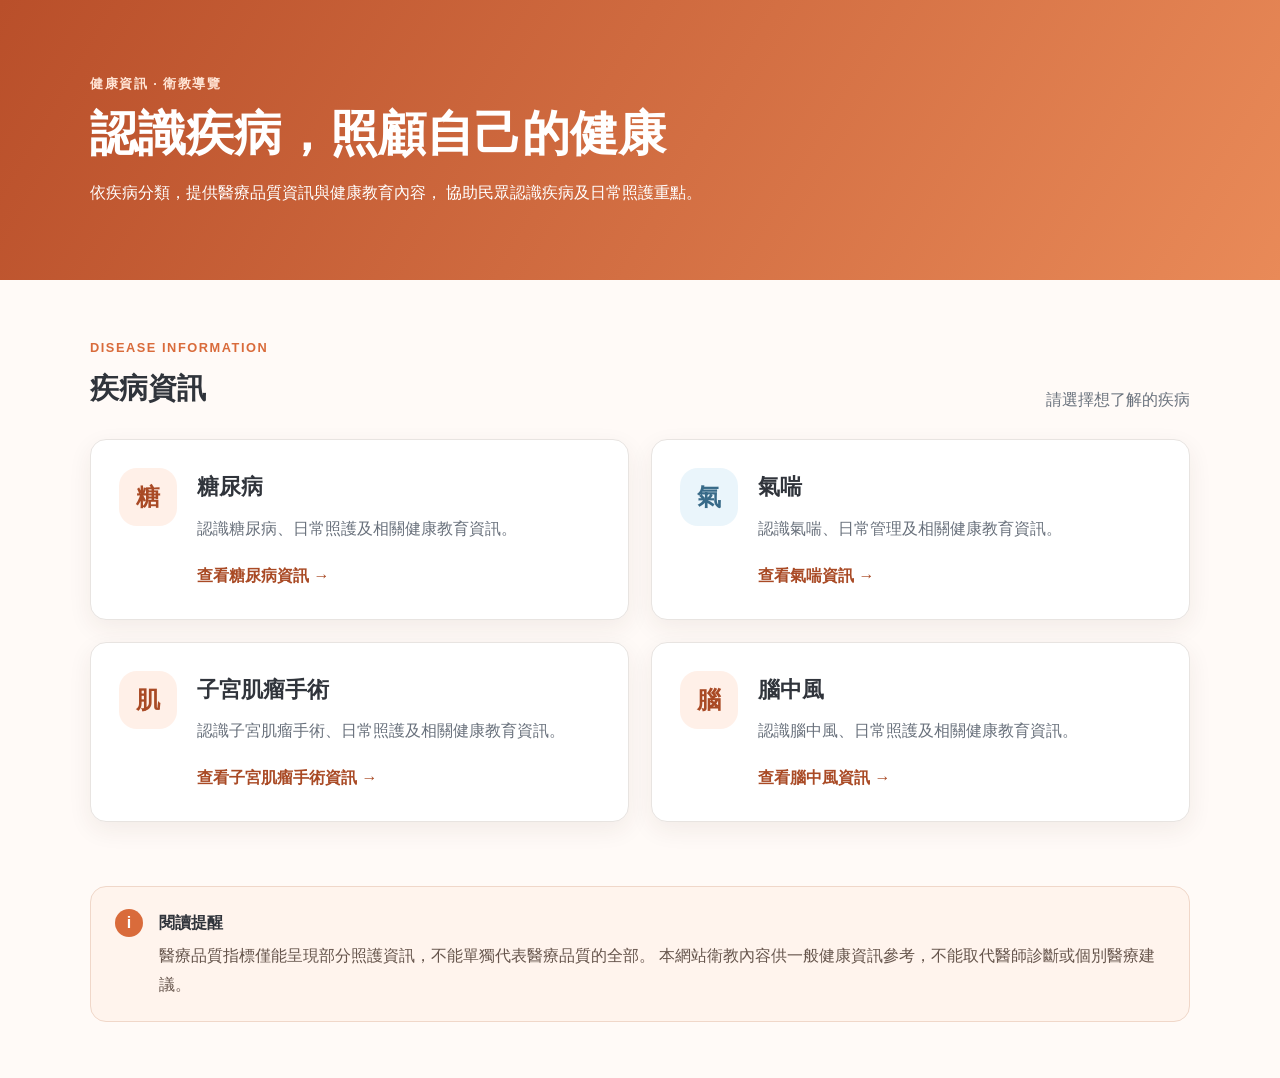
<file: index.html>
<!DOCTYPE html>
<html lang="zh-Hant">
<head>
  <meta charset="UTF-8">
  <meta name="viewport" content="width=device-width, initial-scale=1.0">
  <title>醫療品質與健康衛教資訊</title>
  <link rel="stylesheet" href="css/style.css">
</head>
<body>
  <main>
    <section class="hero">
      <div class="container">
        <p class="eyebrow">健康資訊 · 衛教導覽</p>
        <h1>認識疾病，照顧自己的健康</h1>
        <p>
          依疾病分類，提供醫療品質資訊與健康教育內容，
          協助民眾認識疾病及日常照護重點。
        </p>
      </div>
    </section>

    <section class="container section">
      <div class="section-heading">
        <div>
          <p class="eyebrow">DISEASE INFORMATION</p>
          <h2>疾病資訊</h2>
        </div>
        <p class="section-description">請選擇想了解的疾病</p>
      </div>

      <div class="disease-grid">
        <a class="disease-card" href="docs/diabetes.html">
          <div class="disease-icon" aria-hidden="true">糖</div>
          <div class="disease-card-content">
            <h3>糖尿病</h3>
            <p>認識糖尿病、日常照護及相關健康教育資訊。</p>
            <span class="card-link">查看糖尿病資訊 <span aria-hidden="true">→</span></span>
          </div>
        </a>

        <a class="disease-card" href="docs/asthma.html">
          <div class="disease-icon asthma-icon" aria-hidden="true">氣</div>
          <div class="disease-card-content">
            <h3>氣喘</h3>
            <p>認識氣喘、日常管理及相關健康教育資訊。</p>
            <span class="card-link">查看氣喘資訊 <span aria-hidden="true">→</span></span>
          </div>
        </a>
        <a class="disease-card" href="docs/uterine_fibroids.html">
          <div class="disease-icon" aria-hidden="true">肌</div>
          <div class="disease-card-content">
            <h3>子宮肌瘤手術</h3>
            <p>認識子宮肌瘤手術、日常照護及相關健康教育資訊。</p>
            <span class="card-link">查看子宮肌瘤手術資訊 <span aria-hidden="true">→</span></span>
          </div>
        </a>
                <a class="disease-card" href="docs/stroke.html">
          <div class="disease-icon" aria-hidden="true">腦</div>
          <div class="disease-card-content">
            <h3>腦中風</h3>
            <p>認識腦中風、日常照護及相關健康教育資訊。</p>
            <span class="card-link">查看腦中風資訊 <span aria-hidden="true">→</span></span>
          </div>
        </a>
      </div>
    </section>

    <section class="notice-section">
      <div class="container notice">
        <span class="notice-icon" aria-hidden="true">i</span>
        <div>
          <h2>閱讀提醒</h2>
          <p>
            醫療品質指標僅能呈現部分照護資訊，不能單獨代表醫療品質的全部。
            本網站衛教內容供一般健康資訊參考，不能取代醫師診斷或個別醫療建議。
          </p>
        </div>
      </div>
    </section>
  </main>
</body>
</html>
</file>
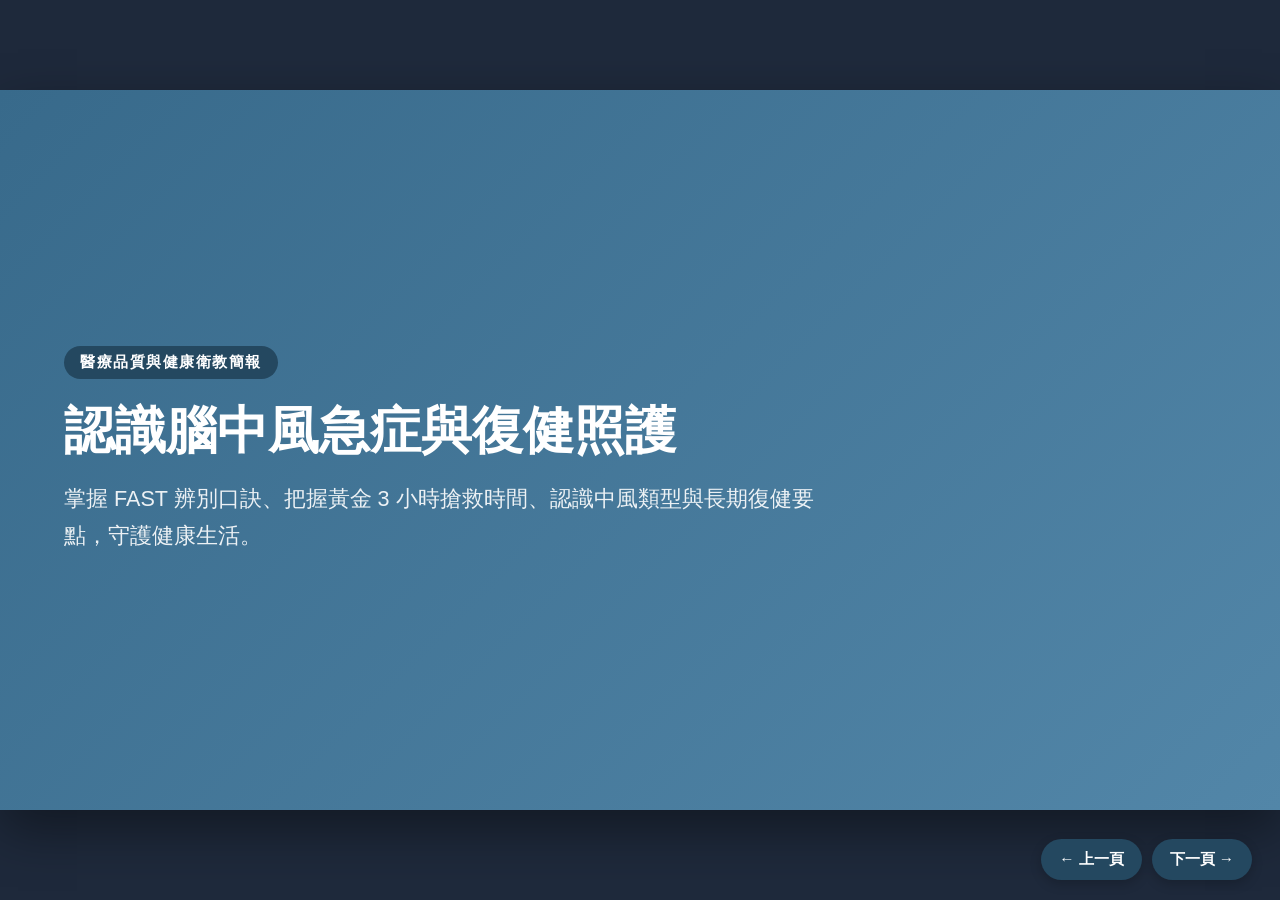
<file: presentations_stroke_slides.html>
<!DOCTYPE html>
<html lang="zh-Hant">
<head>
  <meta charset="UTF-8">
  <meta name="viewport" content="width=device-width, initial-scale=1.0">
  <title>腦中風與復健照護防範｜簡報</title>
  <style>
    :root {
      --primary: #386A8B;
      --primary-dark: #244860;
      --primary-light: #E7F1F7;
      --bg: #F8FAFC;
      --text: #2D3748;
      --muted: #64748B;
      --border: #CBD5E1;
      --white: #ffffff;
    }

    * {
      box-sizing: border-box;
      margin: 0;
      padding: 0;
    }

    body {
      font-family: "Noto Sans TC", "Microsoft JhengHei", sans-serif;
      background-color: #1E293B;
      color: var(--text);
      overflow: hidden;
      height: 100vh;
      display: flex;
      flex-direction: column;
      align-items: center;
      justify-content: center;
    }

    .deck-container {
      width: 100vw;
      height: 100vh;
      max-width: 1280px;
      max-height: 720px;
      background: var(--bg);
      position: relative;
      box-shadow: 0 20px 50px rgba(0, 0, 0, 0.4);
      overflow: hidden;
      display: flex;
      flex-direction: column;
    }

    .slide {
      display: none;
      width: 100%;
      height: 100%;
      padding: 48px 64px;
      flex-direction: column;
      justify-content: space-between;
      animation: fadeIn 0.35s ease;
    }

    .slide.active {
      display: flex;
    }

    @keyframes fadeIn {
      from { opacity: 0; transform: translateY(8px); }
      to { opacity: 1; transform: translateY(0); }
    }

    /* 封面頁樣式 */
    .slide-cover {
      background: linear-gradient(135deg, #386A8B 0%, #5286A8 100%);
      justify-content: center;
      align-items: flex-start;
      text-align: left;
      color: var(--white);
    }

    .slide-cover .badge {
      background: #244860;
      color: var(--white);
      padding: 6px 16px;
      border-radius: 999px;
      font-size: 0.95rem;
      font-weight: 700;
      letter-spacing: 0.1em;
      margin-bottom: 20px;
    }

    .slide-cover h1 {
      font-size: 3.2rem;
      color: var(--white);
      line-height: 1.25;
      margin-bottom: 18px;
    }

    .slide-cover p {
      font-size: 1.35rem;
      color: rgba(255, 255, 255, 0.9);
      max-width: 780px;
      line-height: 1.7;
    }

    /* 內頁標頭 */
    .slide-header {
      border-bottom: 2px solid var(--border);
      padding-bottom: 14px;
      margin-bottom: 24px;
      display: flex;
      justify-content: space-between;
      align-items: baseline;
    }

    .slide-header h2 {
      font-size: 2rem;
      color: var(--primary-dark);
    }

    .slide-header .tag {
      font-size: 0.95rem;
      color: var(--primary);
      font-weight: 700;
    }

    /* 內容排版元件 */
    .slide-body {
      flex: 1;
      display: flex;
      flex-direction: column;
      justify-content: center;
      gap: 20px;
    }

    .grid-2 {
      display: grid;
      grid-template-columns: repeat(2, 1fr);
      gap: 24px;
    }

    .grid-3 {
      display: grid;
      grid-template-columns: repeat(3, 1fr);
      gap: 20px;
    }

    .card {
      background: var(--white);
      border: 1px solid var(--border);
      border-radius: 16px;
      padding: 24px;
      box-shadow: 0 6px 18px rgba(56, 106, 139, 0.06);
    }

    .card h3 {
      color: var(--primary-dark);
      font-size: 1.3rem;
      margin-bottom: 12px;
      display: flex;
      align-items: center;
      gap: 8px;
    }

    .card p, .card li {
      font-size: 1.05rem;
      line-height: 1.75;
      color: var(--text);
    }

    ul.clean-list {
      padding-left: 1.3rem;
    }

    ul.clean-list li {
      margin-bottom: 8px;
    }

    .highlight-box {
      background: var(--primary-light);
      border-left: 5px solid var(--primary);
      padding: 18px 24px;
      border-radius: 10px;
      font-size: 1.1rem;
      line-height: 1.7;
      color: var(--primary-dark);
    }

    .stat-row {
      display: flex;
      gap: 24px;
    }

    .stat-card {
      flex: 1;
      background: var(--white);
      border: 1px solid var(--border);
      border-radius: 16px;
      padding: 22px;
      text-align: center;
    }

    .stat-num {
      font-size: 2.2rem;
      font-weight: 800;
      color: var(--primary-dark);
      margin-bottom: 6px;
    }

    .stat-label {
      font-size: 1.0rem;
      color: var(--muted);
    }

    /* 表格 */
    table {
      width: 100%;
      border-collapse: collapse;
      background: var(--white);
      border-radius: 12px;
      overflow: hidden;
    }

    th, td {
      padding: 14px 18px;
      border: 1px solid var(--border);
      text-align: left;
      font-size: 1.0rem;
      line-height: 1.6;
    }

    th {
      background: var(--primary-light);
      color: var(--primary-dark);
      font-weight: 700;
    }

    /* 頁尾控制列 */
    .slide-footer {
      display: flex;
      justify-content: space-between;
      align-items: center;
      padding-top: 14px;
      border-top: 1px solid var(--border);
      font-size: 0.9rem;
      color: var(--muted);
    }

    .controls {
      position: fixed;
      bottom: 20px;
      right: 28px;
      display: flex;
      gap: 10px;
      z-index: 100;
    }

    .controls button {
      background: var(--primary-dark);
      color: var(--white);
      border: none;
      padding: 10px 18px;
      border-radius: 999px;
      font-size: 0.95rem;
      font-weight: 700;
      cursor: pointer;
      box-shadow: 0 4px 12px rgba(0,0,0,0.2);
      transition: background 0.2s;
    }

    .controls button:hover {
      background: var(--primary);
    }

    @media print {
      body { background: white; overflow: visible; height: auto; }
      .deck-container { max-width: none; max-height: none; box-shadow: none; height: auto; }
      .slide { display: flex !important; page-break-after: always; height: 100vh; }
      .controls { display: none; }
    }
  </style>
</head>
<body>

  <div class="deck-container">
    <!-- 第 1 頁：封面 -->
    <section class="slide slide-cover active">
      <div class="badge">醫療品質與健康衛教簡報</div>
      <h1>認識腦中風急症與復健照護</h1>
      <p>掌握 FAST 辨別口訣、把握黃金 3 小時搶救時間、認識中風類型與長期復健要點，守護健康生活。</p>
    </section>

    <!-- 第 2 頁：死因統計與急症特性 -->
    <section class="slide">
      <div class="slide-header">
        <h2>一、腦中風的威脅與急症特性</h2>
        <span class="tag">DISEASE OVERVIEW</span>
      </div>
      <div class="slide-body">
        <div class="stat-row">
          <div class="stat-card">
            <div class="stat-num">第 4 位</div>
            <div class="stat-label">國人十大死因排序（衛福部 108 年統計）</div>
          </div>
          <div class="stat-card">
            <div class="stat-num">每 43 分鐘</div>
            <div class="stat-label">平均每 43 分鐘就有 1 人死於腦中風</div>
          </div>
          <div class="stat-card">
            <div class="stat-num">60 - 79 歲</div>
            <div class="stat-label">發生率最高的高風險年齡層</div>
          </div>
        </div>
        <div class="highlight-box">
          <strong>急症提醒：</strong>腦中風是一種急症，若未即時接受適當治療，將造成中至重度殘障後遺症，生活無法自理（如吃飯、穿衣、洗澡、走路），對家庭照顧與經濟造成沉重負擔。
        </div>
      </div>
      <div class="slide-footer">
        <span>全民健康醫療資訊與品質公開網</span>
        <span>2 / 6</span>
      </div>
    </section>

    <!-- 第 3 頁：FAST 辨別口訣與黃金時間 -->
    <section class="slide">
      <div class="slide-header">
        <h2>二、FAST 急缺口訣與黃金搶救時間</h2>
        <span class="tag">EMERGENCY FAST</span>
      </div>
      <div class="slide-body">
        <p style="font-size: 1.1rem; margin-bottom: 4px;">把握<strong>「急性中風搶救黃金 3 小時」</strong>，牢記 FAST 口訣辨識初期重要症狀：</p>
        <div class="grid-2">
          <div class="card">
            <h3>F & A (面部與手臂)</h3>
            <ul class="clean-list">
              <li><strong>F (FACE)：</strong>請患者微笑或觀察面部表情，兩邊的臉是否對稱。</li>
              <li><strong>A (ARM)：</strong>請患者將雙手抬高平舉，觀察其中一隻手是否無力而垂下來。</li>
            </ul>
          </div>
          <div class="card">
            <h3>S & T (語言與時間)</h3>
            <ul class="clean-list">
              <li><strong>S (SPEECH)：</strong>請患者讀一句話，觀察是否清晰且完整。</li>
              <li><strong>T (TIME)：</strong>當上述症狀出現任一項時，明確記下發作時間，<strong>立刻送醫</strong>！</li>
            </ul>
          </div>
        </div>
      </div>
      <div class="slide-footer">
        <span>全民健康醫療資訊與品質公開網</span>
        <span>3 / 6</span>
      </div>
    </section>

    <!-- 第 4 頁：中風類型 -->
    <section class="slide">
      <div class="slide-header">
        <h2>三、腦中風的主要類型</h2>
        <span class="tag">STROKE TYPES</span>
      </div>
      <div class="slide-body">
        <table>
          <thead>
            <tr>
              <th style="width: 28%;">中風類型</th>
              <th>病理機制與說明</th>
            </tr>
          </thead>
          <tbody>
            <tr>
              <td><strong>缺血性中風</strong><br>（腦梗塞、腦缺血）</td>
              <td>因腦血管本身病變造成血管狹窄，或因心臟或其他部位血管內血栓形成栓塞，導致腦組織壞死和功能失調。</td>
            </tr>
            <tr>
              <td><strong>出血性中風</strong><br>（腦出血）</td>
              <td>因腦血管破裂形成血塊壓迫腦組織，又可細分為<strong>腦內出血</strong>及<strong>蜘蛛膜下出血</strong>兩種。</td>
            </tr>
            <tr>
              <td><strong>暫時性腦缺血發作</strong></td>
              <td>因暫時腦部缺血引起的中風症狀，一般在 <strong>24 小時內可完全恢復</strong>，不會留下任何後遺症。</td>
            </tr>
          </tbody>
        </table>
      </div>
      <div class="slide-footer">
        <span>全民健康醫療資訊與品質公開網</span>
        <span>4 / 6</span>
      </div>
    </section>

    <!-- 第 5 頁：復健服務與抗血栓藥物 -->
    <section class="slide">
      <div class="slide-header">
        <h2>四、復健黃金期與藥物預防</h2>
        <span class="tag">REHAB & TREATMENT</span>
      </div>
      <div class="slide-body">
        <div class="grid-2">
          <div class="card">
            <h3>復健黃金期（發病後 6 個月內）</h3>
            <ul class="clean-list">
              <li><strong>恢復速度：</strong>發病後前 3 個月最明顯。上肢功能良好恢復約 40%；下肢可自行走路者約 85%。</li>
              <li><strong>心理調適：</strong>復健是長期抗戰，患者意志力與心情調適至關重要，需放鬆心情持續調適。</li>
            </ul>
          </div>
          <div class="card">
            <h3>處方抗血栓藥物預防復發</h3>
            <ul class="clean-list">
              <li><strong>長期治療：</strong>缺血性中風或暫時性腦缺血病人建議使用抗血小板藥物。</li>
              <li><strong>臨床效益：</strong>嚴重血管疾病發生率相對減少 25%，中風復發相對風險減少 13% 至 15%。</li>
            </ul>
          </div>
        </div>
      </div>
      <div class="slide-footer">
        <span>全民健康醫療資訊與品質公開網</span>
        <span>5 / 6</span>
      </div>
    </section>

    <!-- 第 6 頁：降低罹患中風風險 6 大守則 -->
    <section class="slide">
      <div class="slide-header">
        <h2>五、如何降低罹患中風風險</h2>
        <span class="tag">PREVENTION & LIFESTYLE</span>
      </div>
      <div class="slide-body">
        <div class="grid-3">
          <div class="card">
            <h3>1. 積極控制三高</h3>
            <p>高血壓、糖尿病及高血脂務必遵照醫囑用藥，並定期回診追蹤。</p>
          </div>
          <div class="card">
            <h3>2. 健康飲食與運動</h3>
            <p>三餐定時定量，少油、少鹽、少糖多蔬果；每週維持 3-5 次、每次 30 分鐘運動。</p>
          </div>
          <div class="card">
            <h3>3. 體重、菸害與健檢</h3>
            <p>維持 BMI 18.5~24.9、腰圍正常；拒絕菸害；定期利用國健署免費成人健檢。</p>
          </div>
        </div>
        <div style="font-size: 0.9rem; color: var(--muted); text-align: center; margin-top: 4px;">
          參考來源：衛生福利部國民健康署、台灣腦中風協會、美國中風協會。本簡報僅供衛教與就醫參考。
        </div>
      </div>
      <div class="slide-footer">
        <span>全民健康醫療資訊與品質公開網</span>
        <span>6 / 6</span>
      </div>
    </section>
  </div>

  <div class="controls">
    <button onclick="prevSlide()">← 上一頁</button>
    <button onclick="nextSlide()">下一頁 →</button>
  </div>

  <script>
    let currentSlide = 0;
    const slides = document.querySelectorAll('.slide');

    function showSlide(index) {
      slides.forEach((slide, i) => {
        slide.classList.toggle('active', i === index);
      });
    }

    function nextSlide() {
      currentSlide = (currentSlide + 1) % slides.length;
      showSlide(currentSlide);
    }

    function prevSlide() {
      currentSlide = (currentSlide - 1 + slides.length) % slides.length;
      showSlide(currentSlide);
    }

    document.addEventListener('keydown', (e) => {
      if (e.key === 'ArrowRight' || e.key === ' ') {
        nextSlide();
      } else if (e.key === 'ArrowLeft') {
        prevSlide();
      }
    });
  </script>
</body>
</html>
</file>
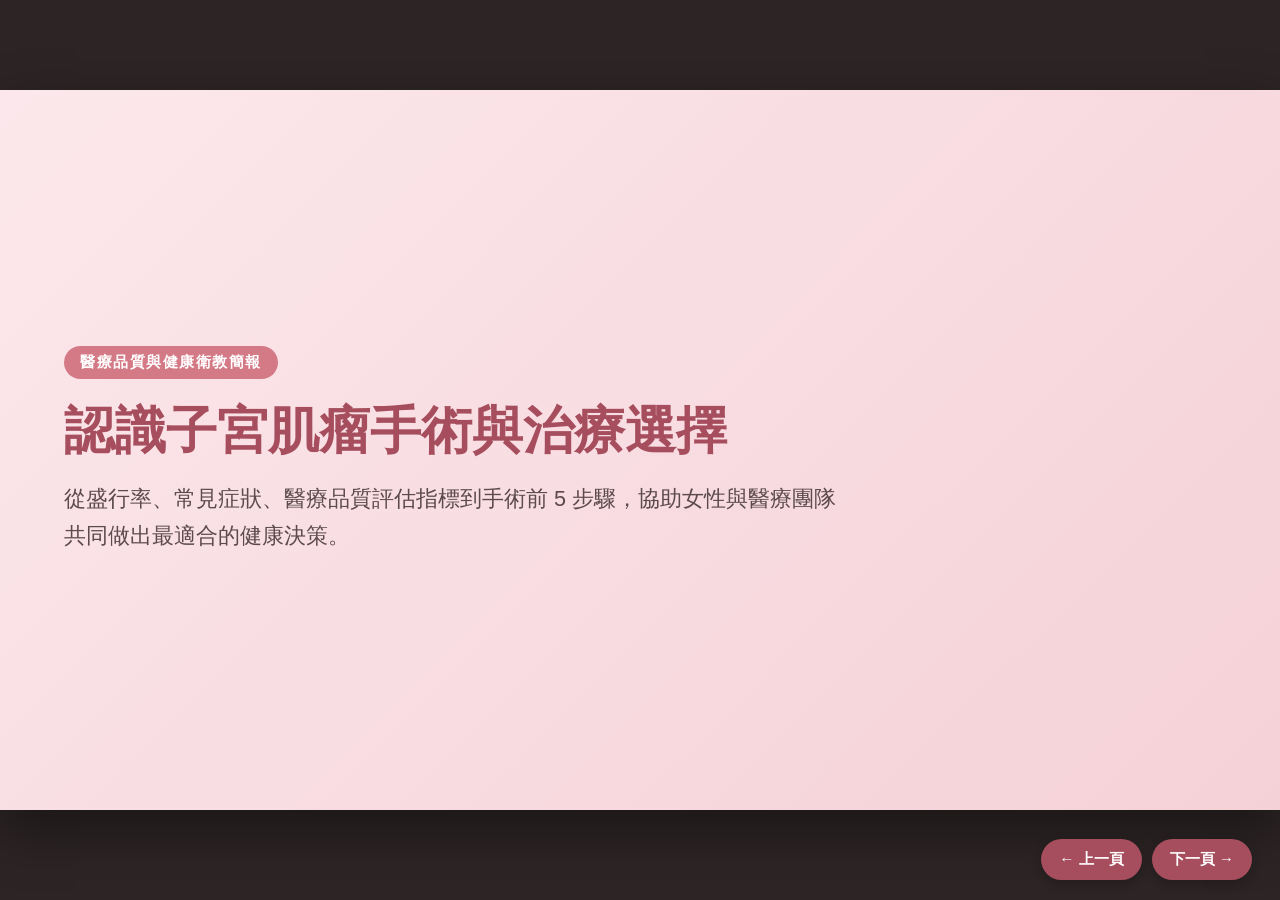
<file: presentations_uterine-fibroids-slides.html>
<!DOCTYPE html>
<html lang="zh-Hant">
<head>
  <meta charset="UTF-8">
  <meta name="viewport" content="width=device-width, initial-scale=1.0">
  <title>子宮肌瘤手術與治療選擇｜簡報</title>
  <style>
    :root {
      --primary: #D47986;
      --primary-dark: #A64E5D;
      --primary-light: #FCE8EC;
      --bg: #FFF8F9;
      --text: #423537;
      --muted: #7A696C;
      --border: #F0D5DA;
      --white: #ffffff;
    }

    * {
      box-sizing: border-box;
      margin: 0;
      padding: 0;
    }

    body {
      font-family: "Noto Sans TC", "Microsoft JhengHei", sans-serif;
      background-color: #2c2425;
      color: var(--text);
      overflow: hidden;
      height: 100vh;
      display: flex;
      flex-direction: column;
      align-items: center;
      justify-content: center;
    }

    .deck-container {
      width: 100vw;
      height: 100vh;
      max-width: 1280px;
      max-height: 720px;
      background: var(--bg);
      position: relative;
      box-shadow: 0 20px 50px rgba(0, 0, 0, 0.4);
      overflow: hidden;
      display: flex;
      flex-direction: column;
    }

    .slide {
      display: none;
      width: 100%;
      height: 100%;
      padding: 48px 64px;
      flex-direction: column;
      justify-content: space-between;
      animation: fadeIn 0.35s ease;
    }

    .slide.active {
      display: flex;
    }

    @keyframes fadeIn {
      from { opacity: 0; transform: translateY(8px); }
      to { opacity: 1; transform: translateY(0); }
    }

    /* 封面頁樣式 */
    .slide-cover {
      background: linear-gradient(135deg, #FCE8EC 0%, #F4D1D7 100%);
      justify-content: center;
      align-items: flex-start;
      text-align: left;
    }

    .slide-cover .badge {
      background: var(--primary);
      color: var(--white);
      padding: 6px 16px;
      border-radius: 999px;
      font-size: 0.95rem;
      font-weight: 700;
      letter-spacing: 0.1em;
      margin-bottom: 20px;
    }

    .slide-cover h1 {
      font-size: 3.2rem;
      color: var(--primary-dark);
      line-height: 1.25;
      margin-bottom: 18px;
    }

    .slide-cover p {
      font-size: 1.35rem;
      color: #5C4A4D;
      max-width: 780px;
      line-height: 1.7;
    }

    /* 內頁標頭 */
    .slide-header {
      border-bottom: 2px solid var(--border);
      padding-bottom: 14px;
      margin-bottom: 24px;
      display: flex;
      justify-content: space-between;
      align-items: baseline;
    }

    .slide-header h2 {
      font-size: 2rem;
      color: var(--primary-dark);
    }

    .slide-header .tag {
      font-size: 0.95rem;
      color: var(--primary);
      font-weight: 700;
    }

    /* 內容排版元件 */
    .slide-body {
      flex: 1;
      display: flex;
      flex-direction: column;
      justify-content: center;
      gap: 20px;
    }

    .grid-2 {
      display: grid;
      grid-template-columns: repeat(2, 1fr);
      gap: 24px;
    }

    .grid-3 {
      display: grid;
      grid-template-columns: repeat(3, 1fr);
      gap: 20px;
    }

    .card {
      background: var(--white);
      border: 1px solid var(--border);
      border-radius: 16px;
      padding: 24px;
      box-shadow: 0 6px 18px rgba(166, 78, 93, 0.06);
    }

    .card h3 {
      color: var(--primary-dark);
      font-size: 1.3rem;
      margin-bottom: 12px;
      display: flex;
      align-items: center;
      gap: 8px;
    }

    .card p, .card li {
      font-size: 1.08rem;
      line-height: 1.75;
      color: var(--text);
    }

    ul.clean-list {
      padding-left: 1.3rem;
    }

    ul.clean-list li {
      margin-bottom: 8px;
    }

    .highlight-box {
      background: var(--primary-light);
      border-left: 5px solid var(--primary);
      padding: 18px 24px;
      border-radius: 10px;
      font-size: 1.1rem;
      line-height: 1.7;
      color: #4A3538;
    }

    .stat-row {
      display: flex;
      gap: 24px;
    }

    .stat-card {
      flex: 1;
      background: var(--white);
      border: 1px solid var(--border);
      border-radius: 16px;
      padding: 22px;
      text-align: center;
    }

    .stat-num {
      font-size: 2.5rem;
      font-weight: 800;
      color: var(--primary-dark);
      margin-bottom: 6px;
    }

    .stat-label {
      font-size: 1.05rem;
      color: var(--muted);
    }

    /* 表格 */
    table {
      width: 100%;
      border-collapse: collapse;
      background: var(--white);
      border-radius: 12px;
      overflow: hidden;
    }

    th, td {
      padding: 14px 18px;
      border: 1px solid var(--border);
      text-align: left;
      font-size: 1.05rem;
      line-height: 1.6;
    }

    th {
      background: var(--primary-light);
      color: var(--primary-dark);
      font-weight: 700;
    }

    /* 頁尾控制列 */
    .slide-footer {
      display: flex;
      justify-content: space-between;
      align-items: center;
      padding-top: 14px;
      border-top: 1px solid var(--border);
      font-size: 0.9rem;
      color: var(--muted);
    }

    .controls {
      position: fixed;
      bottom: 20px;
      right: 28px;
      display: flex;
      gap: 10px;
      z-index: 100;
    }

    .controls button {
      background: var(--primary-dark);
      color: var(--white);
      border: none;
      padding: 10px 18px;
      border-radius: 999px;
      font-size: 0.95rem;
      font-weight: 700;
      cursor: pointer;
      box-shadow: 0 4px 12px rgba(0,0,0,0.2);
      transition: background 0.2s;
    }

    .controls button:hover {
      background: var(--primary);
    }

    @media print {
      body { background: white; overflow: visible; height: auto; }
      .deck-container { max-width: none; max-height: none; box-shadow: none; height: auto; }
      .slide { display: flex !important; page-break-after: always; height: 100vh; }
      .controls { display: none; }
    }
  </style>
</head>
<body>

  <div class="deck-container">
    <!-- 第 1 頁：封面 -->
    <section class="slide slide-cover active">
      <div class="badge">醫療品質與健康衛教簡報</div>
      <h1>認識子宮肌瘤手術與治療選擇</h1>
      <p>從盛行率、常見症狀、醫療品質評估指標到手術前 5 步驟，協助女性與醫療團隊共同做出最適合的健康決策。</p>
    </section>

    <!-- 第 2 頁：認識子宮肌瘤 -->
    <section class="slide">
      <div class="slide-header">
        <h2>一、認識子宮肌瘤：盛行率與特性</h2>
        <span class="tag">DISEASE OVERVIEW</span>
      </div>
      <div class="slide-body">
        <div class="stat-row">
          <div class="stat-card">
            <div class="stat-num">約 1/4 (25%)</div>
            <div class="stat-label">臨床上發現有子宮肌瘤的女性比例</div>
          </div>
          <div class="stat-card">
            <div class="stat-num">約 20%</div>
            <div class="stat-label">35 歲以上婦女患有子宮肌瘤之比例</div>
          </div>
          <div class="stat-card">
            <div class="stat-num">0.2% (2/1000)</div>
            <div class="stat-label">病理檢查中可能伴隨癌症病變之機率</div>
          </div>
        </div>
        <div class="highlight-box">
          <strong>核心觀念：</strong>子宮肌瘤是婦科最常見的良性腫瘤，絕大多數不會威脅生命，轉變為惡性者極為罕見；但因病理檢查仍有千分之二可能伴隨癌症病變，因此定期追蹤與審慎評估依然不可或缺。
        </div>
      </div>
      <div class="slide-footer">
        <span>全民健康醫療資訊與品質公開網</span>
        <span>2 / 7</span>
      </div>
    </section>

    <!-- 第 3 頁：常見症狀 -->
    <section class="slide">
      <div class="slide-header">
        <h2>二、子宮肌瘤的常見症狀表現</h2>
        <span class="tag">SYMPTOMS</span>
      </div>
      <div class="slide-body">
        <p style="font-size: 1.15rem;">多數子宮肌瘤並無明顯症狀；若有症狀，雖不會致命，但會嚴重影響日常生活品質：</p>
        <div class="grid-2">
          <div class="card">
            <h3>月經與疼痛相關</h3>
            <ul class="clean-list">
              <li><strong>經血過量：</strong>月經量過多或不正常出血，長期可能導致貧血。</li>
              <li><strong>疼痛不適：</strong>經痛、下腹部疼痛或下背痛。</li>
              <li><strong>性交疼痛：</strong>影響親密關係與生活品質。</li>
            </ul>
          </div>
          <div class="card">
            <h3>壓迫與生殖相關</h3>
            <ul class="clean-list">
              <li><strong>器官壓迫感：</strong>下腹脹、壓迫膀胱引起頻尿，或壓迫腸道造成不適。</li>
              <li><strong>生殖與受孕問題：</strong>可能影響受孕，造成不孕等生殖困擾。</li>
            </ul>
          </div>
        </div>
      </div>
      <div class="slide-footer">
        <span>全民健康醫療資訊與品質公開網</span>
        <span>3 / 7</span>
      </div>
    </section>

    <!-- 第 4 頁：觀察與手術評估指標 -->
    <section class="slide">
      <div class="slide-header">
        <h2>三、醫療品質與臨床處置評估標準</h2>
        <span class="tag">QUALITY & INDICATIONS</span>
      </div>
      <div class="slide-body">
        <table>
          <thead>
            <tr>
              <th style="width: 26%;">評估階段</th>
              <th>臨床處置與品質參考原則</th>
            </tr>
          </thead>
          <tbody>
            <tr>
              <td><strong>無症狀定期追蹤</strong></td>
              <td>無症狀且腫瘤不大的患者，建議<strong>每 3 個月至半年</strong>進行一次超音波追蹤；接近停經期者若無變化，更年期後會因缺乏荷爾蒙而自行萎縮。</td>
            </tr>
            <tr>
              <td><strong>考慮手術治療時機</strong></td>
              <td>肌瘤<strong>大於 5 公分</strong>，且伴隨不正常出血、月經量過多、貧血、經痛、腸道或膀胱壓迫感、不孕症；或腫瘤快速長大有惡性變化疑慮時。</td>
            </tr>
            <tr>
              <td><strong>手術品質監測意義</strong></td>
              <td>因症狀影響生活品質且術式選擇多元，子宮肌瘤手術為監測婦科醫療品質的重要指標手術。</td>
            </tr>
          </tbody>
        </table>
      </div>
      <div class="slide-footer">
        <span>全民健康醫療資訊與品質公開網</span>
        <span>4 / 7</span>
      </div>
    </section>

    <!-- 第 5 頁：常見治療方式比較 -->
    <section class="slide">
      <div class="slide-header">
        <h2>四、一般子宮肌瘤常見治療方式</h2>
        <span class="tag">TREATMENT OPTIONS</span>
      </div>
      <div class="slide-body">
        <div class="grid-3">
          <div class="card">
            <h3>1. 藥物治療</h3>
            <p>使用荷爾蒙調節等藥物，使肌瘤縮小或改善出血與疼痛症狀，常作為症狀緩解或接近停經期前的過渡方案。</p>
          </div>
          <div class="card">
            <h3>2. 手術治療（保留/切除）</h3>
            <ul class="clean-list">
              <li><strong>子宮肌瘤摘除術：</strong>保留子宮（經腹部、子宮鏡、腹腔鏡或機器人手臂）。</li>
              <li><strong>子宮切除術：</strong>全切除或次全切除（經腹部 ATH、陰道 VTH、腹腔鏡或機器人手臂）。</li>
              <li><strong>子宮動脈栓塞術</strong></li>
            </ul>
          </div>
          <div class="card">
            <h3>3. 其他治療</h3>
            <p>例如<strong>高強度聚焦超音波治療術（HIFU，俗稱海扶刀）</strong>等微創或無創技術，需由專科醫師依肌瘤位置與大小評估適用性。</p>
          </div>
        </div>
      </div>
      <div class="slide-footer">
        <span>全民健康醫療資訊與品質公開網</span>
        <span>5 / 7</span>
      </div>
    </section>

    <!-- 第 6 頁：術後常見疑問澄清 -->
    <section class="slide">
      <div class="slide-header">
        <h2>五、子宮切除術後的常見疑問釐清</h2>
        <span class="tag">POST-OP Q&A</span>
      </div>
      <div class="slide-body">
        <div class="grid-2">
          <div class="card">
            <h3>會提早更年期或男性化嗎？</h3>
            <p><strong>不會。</strong>女性荷爾蒙主要由卵巢分泌。若單純切除子宮而保留卵巢，不會改變內分泌，不會長鬍鬚、不會男性化，也不需額外補充荷爾蒙（僅無月經與無法懷孕）。</p>
          </div>
          <div class="card">
            <h3>對性生活與子宮頸有影響嗎？</h3>
            <ul class="clean-list">
              <li><strong>性生活調查：</strong>台灣調查顯示 57% 婦女術後性生活無改變、19% 認為有改善（因解除病痛且無懷孕顧慮）。</li>
              <li><strong>保留子宮頸（次全切除）：</strong>術後每年仍須定期做<strong>子宮頸抹片檢查</strong>。</li>
            </ul>
          </div>
        </div>
      </div>
      <div class="slide-footer">
        <span>全民健康醫療資訊與品質公開網</span>
        <span>6 / 7</span>
      </div>
    </section>

    <!-- 第 7 頁：決定手術前 5 步驟與風險提醒 -->
    <section class="slide">
      <div class="slide-header">
        <h2>六、決定手術前你該做的 5 個步驟</h2>
        <span class="tag">DECISION CHECKLIST</span>
      </div>
      <div class="slide-body">
        <div class="grid-2">
          <div class="card">
            <h3>術前自我檢核 5 步驟</h3>
            <ol style="padding-left: 1.4rem; line-height: 1.85; font-size: 1.05rem;">
              <li>充分了解自己的病況。</li>
              <li>確定沒有其他更好或更適合的保守治療方法。</li>
              <li>了解拿掉子宮之後，生活可能會有哪些變化。</li>
              <li>知道哪些情況不需手術、哪些情況手術是最佳選擇。</li>
              <li>和醫師討論過所有可能的治療選擇。</li>
            </ol>
          </div>
          <div class="card">
            <h3>風險衡量與權威參考</h3>
            <p style="margin-bottom: 10px;"><strong>手術潛在風險：</strong>血栓性靜脈炎、嚴重感染、術後出血、腸阻塞、輸尿管受傷及麻醉相關風險，需由醫師個別評估。</p>
            <p><strong>官方醫學會參考：</strong>台灣婦產科醫學會（taog.org.tw）、美國婦產科醫學會 ACOG（acog.org）。</p>
          </div>
        </div>
        <div style="font-size: 0.9rem; color: var(--muted); text-align: center;">
          本簡報資訊僅供就醫與衛教參考，實際診療與手術決策請依各大醫療院所與專科醫師評估為準。
        </div>
      </div>
      <div class="slide-footer">
        <span>全民健康醫療資訊與品質公開網</span>
        <span>7 / 7</span>
      </div>
    </section>
  </div>

  <div class="controls">
    <button onclick="prevSlide()">← 上一頁</button>
    <button onclick="nextSlide()">下一頁 →</button>
  </div>

  <script>
    let currentSlide = 0;
    const slides = document.querySelectorAll('.slide');

    function showSlide(index) {
      slides.forEach((slide, i) => {
        slide.classList.toggle('active', i === index);
      });
    }

    function nextSlide() {
      currentSlide = (currentSlide + 1) % slides.length;
      showSlide(currentSlide);
    }

    function prevSlide() {
      currentSlide = (currentSlide - 1 + slides.length) % slides.length;
      showSlide(currentSlide);
    }

    document.addEventListener('keydown', (e) => {
      if (e.key === 'ArrowRight' || e.key === ' ') {
        nextSlide();
      } else if (e.key === 'ArrowLeft') {
        prevSlide();
      }
    });
  </script>
</body>
</html>
</file>
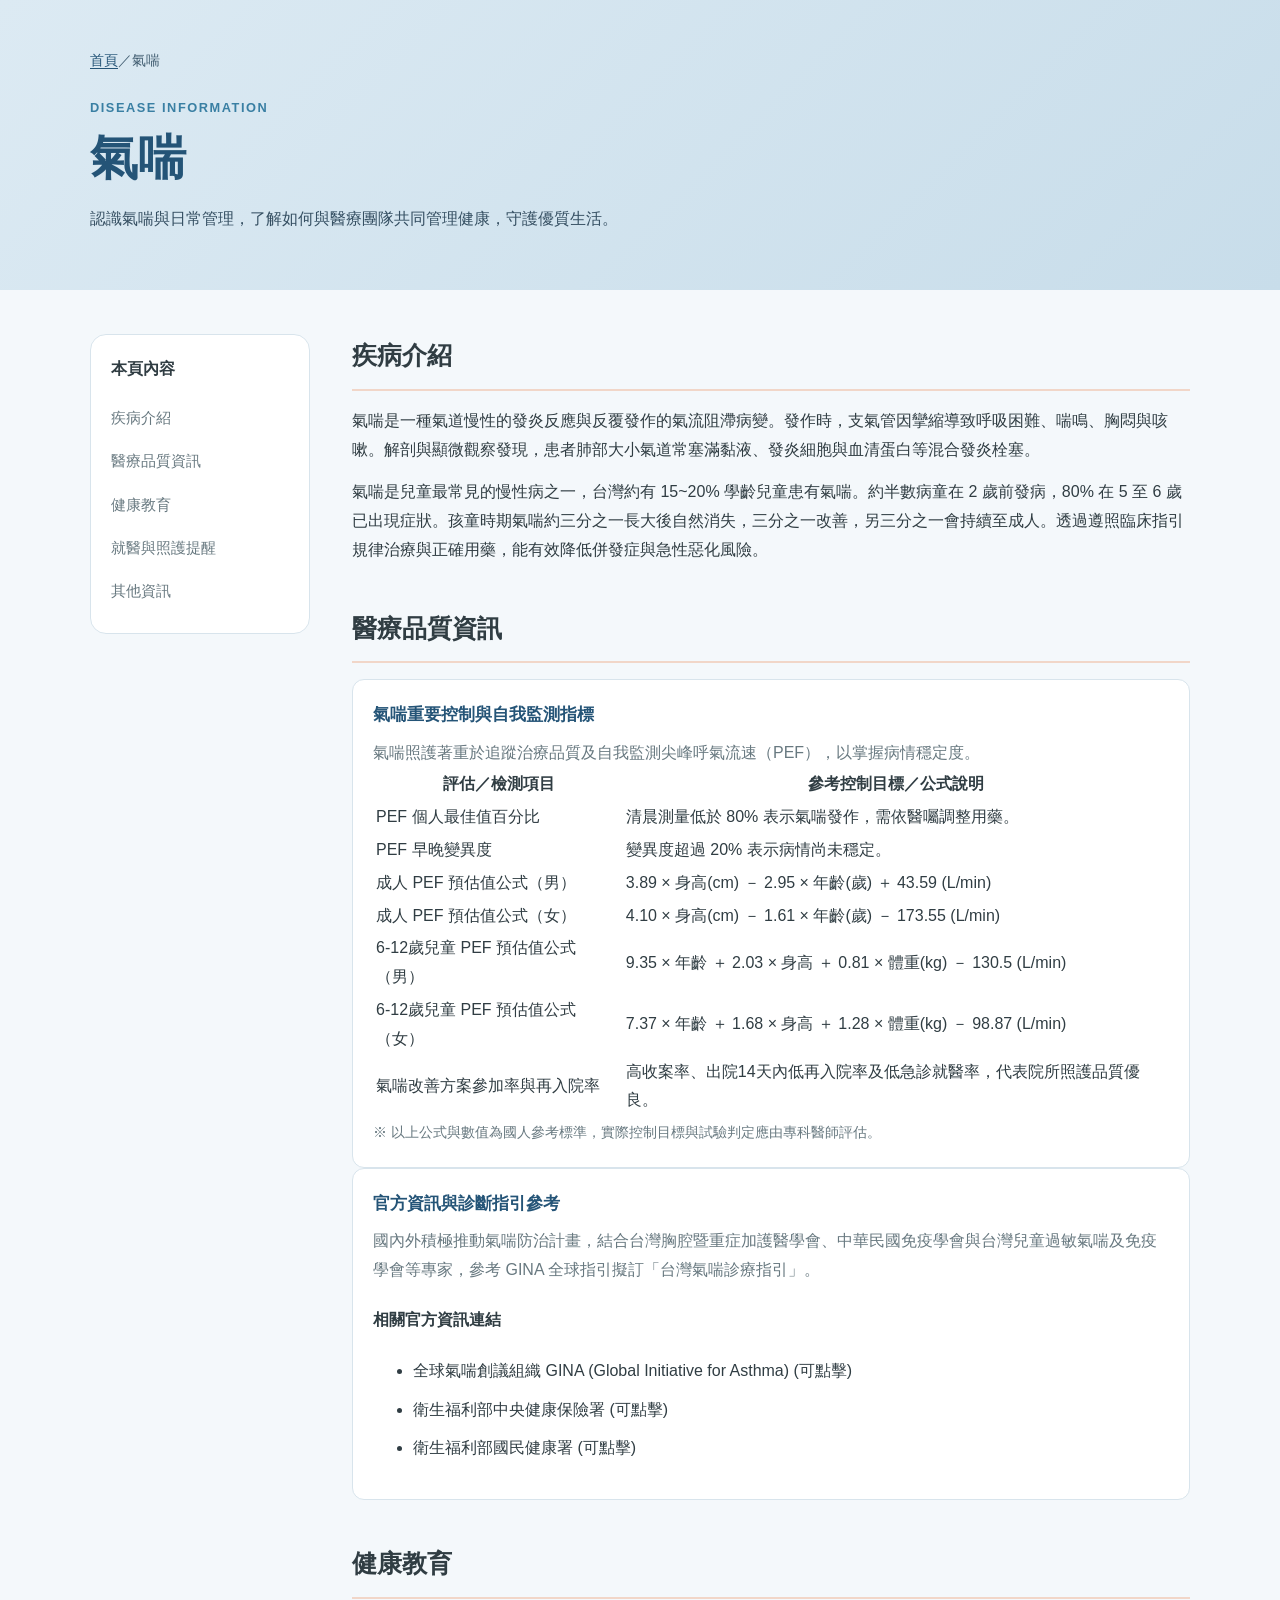
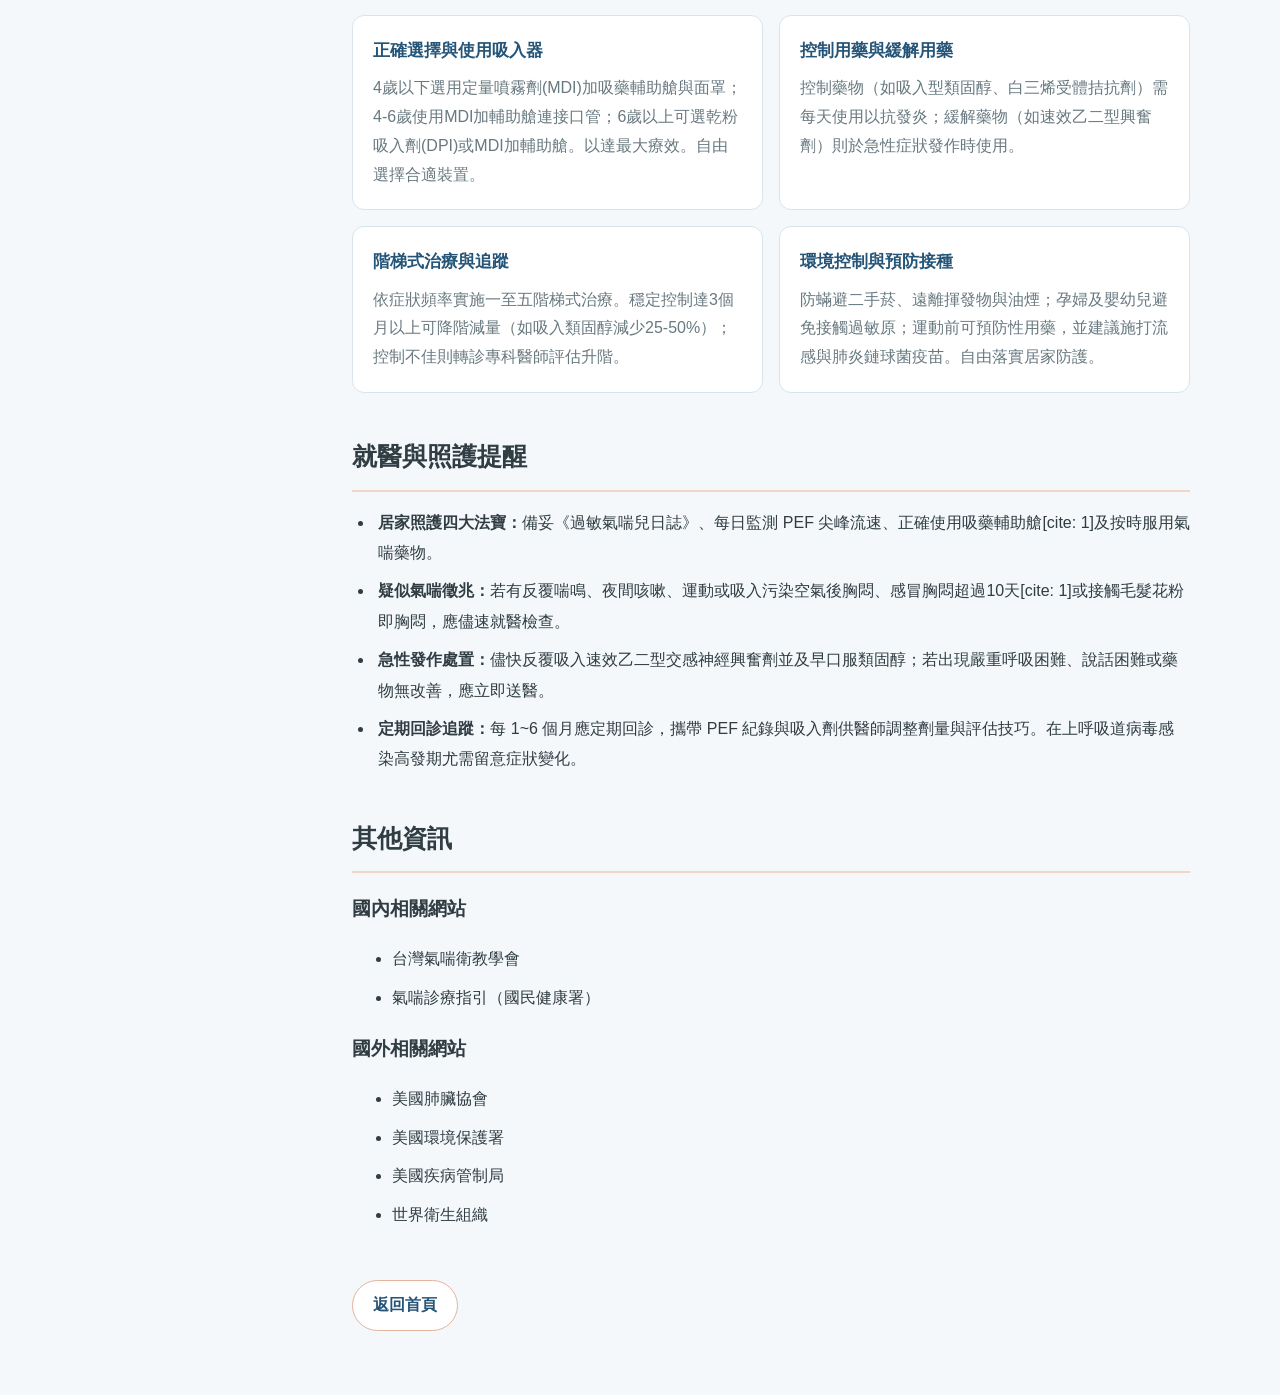
<file: docs/asthma.html>
<!DOCTYPE html>
<html lang="zh-Hant">
<head>
  <meta charset="UTF-8">
  <meta name="viewport" content="width=device-width, initial-scale=1.0">
  <meta name="description" content="認識氣喘、醫療品質指標、尖峰呼氣流速(PEF)監測、階梯式用藥、不同年齡吸入器選擇及日常居家照護預防，提供民眾實用的健康衛教資訊。">
  <title>氣喘｜醫療品質與健康衛教資訊</title>
  <link rel="stylesheet" href="../css/style.css">
  
<!-- 氣喘頁面專屬配色 -->
<style>
  :root {
    --primary: #397FA3;
    --primary-dark: #245477;
    --primary-light: #DCEAF3;
    --text: #303D43;
    --muted: #687980;
    --border: #D8E4EC;
    --background: #F4F8FB;
  }

  /* 主視覺 */
  .asthma-hero {
    background: linear-gradient(135deg, #DCEAF3, #C8DDEA);
  }

  .asthma-hero h1 {
    color: #245477;
  }

  .asthma-hero .eyebrow {
    color: #397FA3;
  }

  .asthma-hero .breadcrumb {
    color: #405C70;
  }

  .asthma-hero .breadcrumb a {
    color: #245477;
  }

  .asthma-hero .container > p:not(.breadcrumb):not(.eyebrow) {
    color: #354F62;
  }

  /* 側邊導覽 */
  .side-nav a:hover,
  .side-nav a:focus {
    color: #245477;
  }

  /* 資訊卡片 */
  .info-card,
  .education-card {
    border-color: #D8E4EC;
  }

  .info-card h3,
  .education-card h3 {
    color: #245477;
  }

  /* 一般提醒 */
  .asthma-note {
    padding: 15px 18px;
    margin-top: 18px;
    background: #E4EFF7;
    border-left: 4px solid #397FA3;
    border-radius: 8px;
    color: #354F62;
    line-height: 1.8;
  }

  /* 警告提醒 */
  .warning-note {
    padding: 15px 18px;
    margin-top: 16px;
    background: #FFF4ED;
    border-left: 4px solid #DF9465;
    border-radius: 8px;
    line-height: 1.8;
  }

  /* 表格 */
  .table-wrapper {
    width: 100%;
    overflow-x: auto;
  }

  .table-wrapper table {
    min-width: 560px;
    width: 100%;
  }

  .content-section ul li {
    line-height: 1.9;
    margin-bottom: 8px;
  }
  </style>
</head>
<body>
  <main>
    <section class="disease-hero asthma-hero">
      <div class="container">
        <p class="breadcrumb"><a href="../index.html">首頁</a>／氣喘</p>
        <p class="eyebrow">DISEASE INFORMATION</p>
        <h1>氣喘</h1>
        <p>認識氣喘與日常管理，了解如何與醫療團隊共同管理健康，守護優質生活。</p>
      </div>
    </section>

    <div class="container page-layout">
      <aside class="side-nav">
        <h2>本頁內容</h2>
        <a href="#overview">疾病介紹</a>
        <a href="#quality">醫療品質資訊</a>
        <a href="#education">健康教育</a>
        <a href="#visit">就醫與照護提醒</a>
	<a href="#info">其他資訊</a>
      </aside>

      <div class="page-content">
        <section class="content-section" id="overview">
          <h2>疾病介紹</h2>
          <p>
            氣喘是一種氣道慢性的發炎反應與反覆發作的氣流阻滯病變。發作時，支氣管因攣縮導致呼吸困難、喘鳴、胸悶與咳嗽。解剖與顯微觀察發現，患者肺部大小氣道常塞滿黏液、發炎細胞與血清蛋白等混合發炎栓塞。
          </p>
          <p>
            氣喘是兒童最常見的慢性病之一，台灣約有 15~20% 學齡兒童患有氣喘。約半數病童在 2 歲前發病，80% 在 5 至 6 歲已出現症狀。孩童時期氣喘約三分之一長大後自然消失，三分之一改善，另三分之一會持續至成人。透過遵照臨床指引規律治療與正確用藥，能有效降低併發症與急性惡化風險。
          </p>
        </section>

        <section class="content-section" id="quality">
          <h2>醫療品質資訊</h2>
          
          <div class="info-card">
            <h3>氣喘重要控制與自我監測指標</h3>
            <p>
              氣喘照護著重於追蹤治療品質及自我監測尖峰呼氣流速（PEF），以掌握病情穩定度。
            </p>
            <table>
              <thead>
                <tr>
                  <th>評估／檢測項目</th>
                  <th>參考控制目標／公式說明</th>
                </tr>
              </thead>
              <tbody>
                <tr>
                  <td>PEF 個人最佳值百分比</td>
                  <td>清晨測量低於 80% 表示氣喘發作，需依醫囑調整用藥。</td>
                </tr>
                <tr>
                  <td>PEF 早晚變異度</td>
                  <td>變異度超過 20% 表示病情尚未穩定。</td>
                </tr>
                <tr>
                  <td>成人 PEF 預估值公式（男）</td>
                  <td>3.89 × 身高(cm) － 2.95 × 年齡(歲) ＋ 43.59 (L/min)</td>
                </tr>
                <tr>
                  <td>成人 PEF 預估值公式（女）</td>
                  <td>4.10 × 身高(cm) － 1.61 × 年齡(歲) － 173.55 (L/min)</td>
                </tr>
                <tr>
                  <td>6-12歲兒童 PEF 預估值公式（男）</td>
                  <td>9.35 × 年齡 ＋ 2.03 × 身高 ＋ 0.81 × 體重(kg) － 130.5 (L/min)</td>
                </tr>
                <tr>
                  <td>6-12歲兒童 PEF 預估值公式（女）</td>
                  <td>7.37 × 年齡 ＋ 1.68 × 身高 ＋ 1.28 × 體重(kg) － 98.87 (L/min)</td>
                </tr>
                <tr>
                  <td>氣喘改善方案參加率與再入院率</td>
                  <td>高收案率、出院14天內低再入院率及低急診就醫率，代表院所照護品質優良。</td>
                </tr>
              </tbody>
            </table>

            <p class="placeholder-note">
              ※ 以上公式與數值為國人參考標準，實際控制目標與試驗判定應由專科醫師評估。
            </p>
          </div>

          <div class="info-card">
            <h3>官方資訊與診斷指引參考</h3>
            <p>
              國內外積極推動氣喘防治計畫，結合台灣胸腔暨重症加護醫學會、中華民國免疫學會與台灣兒童過敏氣喘及免疫學會等專家，參考 GINA 全球指引擬訂「台灣氣喘診療指引」。
            </p>
            <h4>相關官方資訊連結</h4>
            <ul>
              <li>
                <a href="https://ginasthma.org/" target="_blank" rel="noopener noreferrer">
                  全球氣喘創議組織 GINA (Global Initiative for Asthma) (可點擊)
                </a>
              </li>
              <li>
                <a href="https://www.nhi.gov.tw/" target="_blank" rel="noopener noreferrer">
                  衛生福利部中央健康保險署 (可點擊)
                </a>
              </li>
              <li>
                <a href="https://www.hpa.gov.tw/" target="_blank" rel="noopener noreferrer">
                  衛生福利部國民健康署 (可點擊)
                </a>
              </li>
            </ul>
          </div>
        </section>

        <section class="content-section" id="education">
          <h2>健康教育</h2>
          <div class="education-grid">
            <article class="education-card">
              <h3>正確選擇與使用吸入器</h3>
              <p>4歲以下選用定量噴霧劑(MDI)加吸藥輔助艙與面罩；4-6歲使用MDI加輔助艙連接口管；6歲以上可選乾粉吸入劑(DPI)或MDI加輔助艙。以達最大療效。自由選擇合適裝置。</p>
            </article>
            <article class="education-card">
              <h3>控制用藥與緩解用藥</h3>
              <p>控制藥物（如吸入型類固醇、白三烯受體拮抗劑）需每天使用以抗發炎；緩解藥物（如速效乙二型興奮劑）則於急性症狀發作時使用。</p>
            </article>
            <article class="education-card">
              <h3>階梯式治療與追蹤</h3>
              <p>依症狀頻率實施一至五階梯式治療。穩定控制達3個月以上可降階減量（如吸入類固醇減少25-50%）；控制不佳則轉診專科醫師評估升階。</p>
            </article>
            <article class="education-card">
              <h3>環境控制與預防接種</h3>
              <p>防蟎避二手菸、遠離揮發物與油煙；孕婦及嬰幼兒避免接觸過敏原；運動前可預防性用藥，並建議施打流感與肺炎鏈球菌疫苗。自由落實居家防護。</p>
            </article>
          </div>
        </section>

        <section class="content-section" id="visit">
          <h2>就醫與照護提醒</h2>
          <ul class="check-list">
            <li><b>居家照護四大法寶：</b>備妥《過敏氣喘兒日誌》、每日監測 PEF 尖峰流速、正確使用吸藥輔助艙[cite: 1]及按時服用氣喘藥物。</li>
            <li><b>疑似氣喘徵兆：</b>若有反覆喘鳴、夜間咳嗽、運動或吸入污染空氣後胸悶、感冒胸悶超過10天[cite: 1]或接觸毛髮花粉即胸悶，應儘速就醫檢查。</li>
            <li><b>急性發作處置：</b>儘快反覆吸入速效乙二型交感神經興奮劑並及早口服類固醇；若出現嚴重呼吸困難、說話困難或藥物無改善，應立即送醫。</li>
            <li><b>定期回診追蹤：</b>每 1~6 個月應定期回診，攜帶 PEF 紀錄與吸入劑供醫師調整劑量與評估技巧。在上呼吸道病毒感染高發期尤需留意症狀變化。</li>
          </ul>
        </section>
	<section class="content-section" id="info">
  <h2>其他資訊</h2>
  <h3>國內相關網站</h3>
  <ul>
    <li>
      <a href="https://www.asthma-edu.org.tw/" target="_blank" rel="noopener noreferrer">
        台灣氣喘衛教學會
      </a>
    </li>
    <li>
      <a href="https://www.hpa.gov.tw/Pages/List.aspx?nodeid=215" target="_blank" rel="noopener noreferrer">
        氣喘診療指引（國民健康署）
      </a>
    </li>
  </ul>

  <h3>國外相關網站</h3>
  <ul>
    <li>
      <a href="https://www.lung.org/lung-health-diseases/lung-disease-lookup/asthma" target="_blank" rel="noopener noreferrer">
        美國肺臟協會
      </a>
    </li>
    <li>
      <a href="https://www.epa.gov/asthma" target="_blank" rel="noopener noreferrer">
        美國環境保護署
      </a>
    </li>
    <li>
      <a href="https://www.cdc.gov/ASTHMA/" target="_blank" rel="noopener noreferrer">
        美國疾病管制局
      </a>
    </li>
    <li>
      <a href="https://www.who.int/news-room/questions-and-answers/item/asthma" target="_blank" rel="noopener noreferrer">
        世界衛生組織
      </a>
    </li>
  </ul>
</section>
        <div class="back-link">
          <a class="button button-secondary" href="../index.html">返回首頁</a>
        </div>
      </div>
    </div>
  </main>


</body>
</html>
</file>
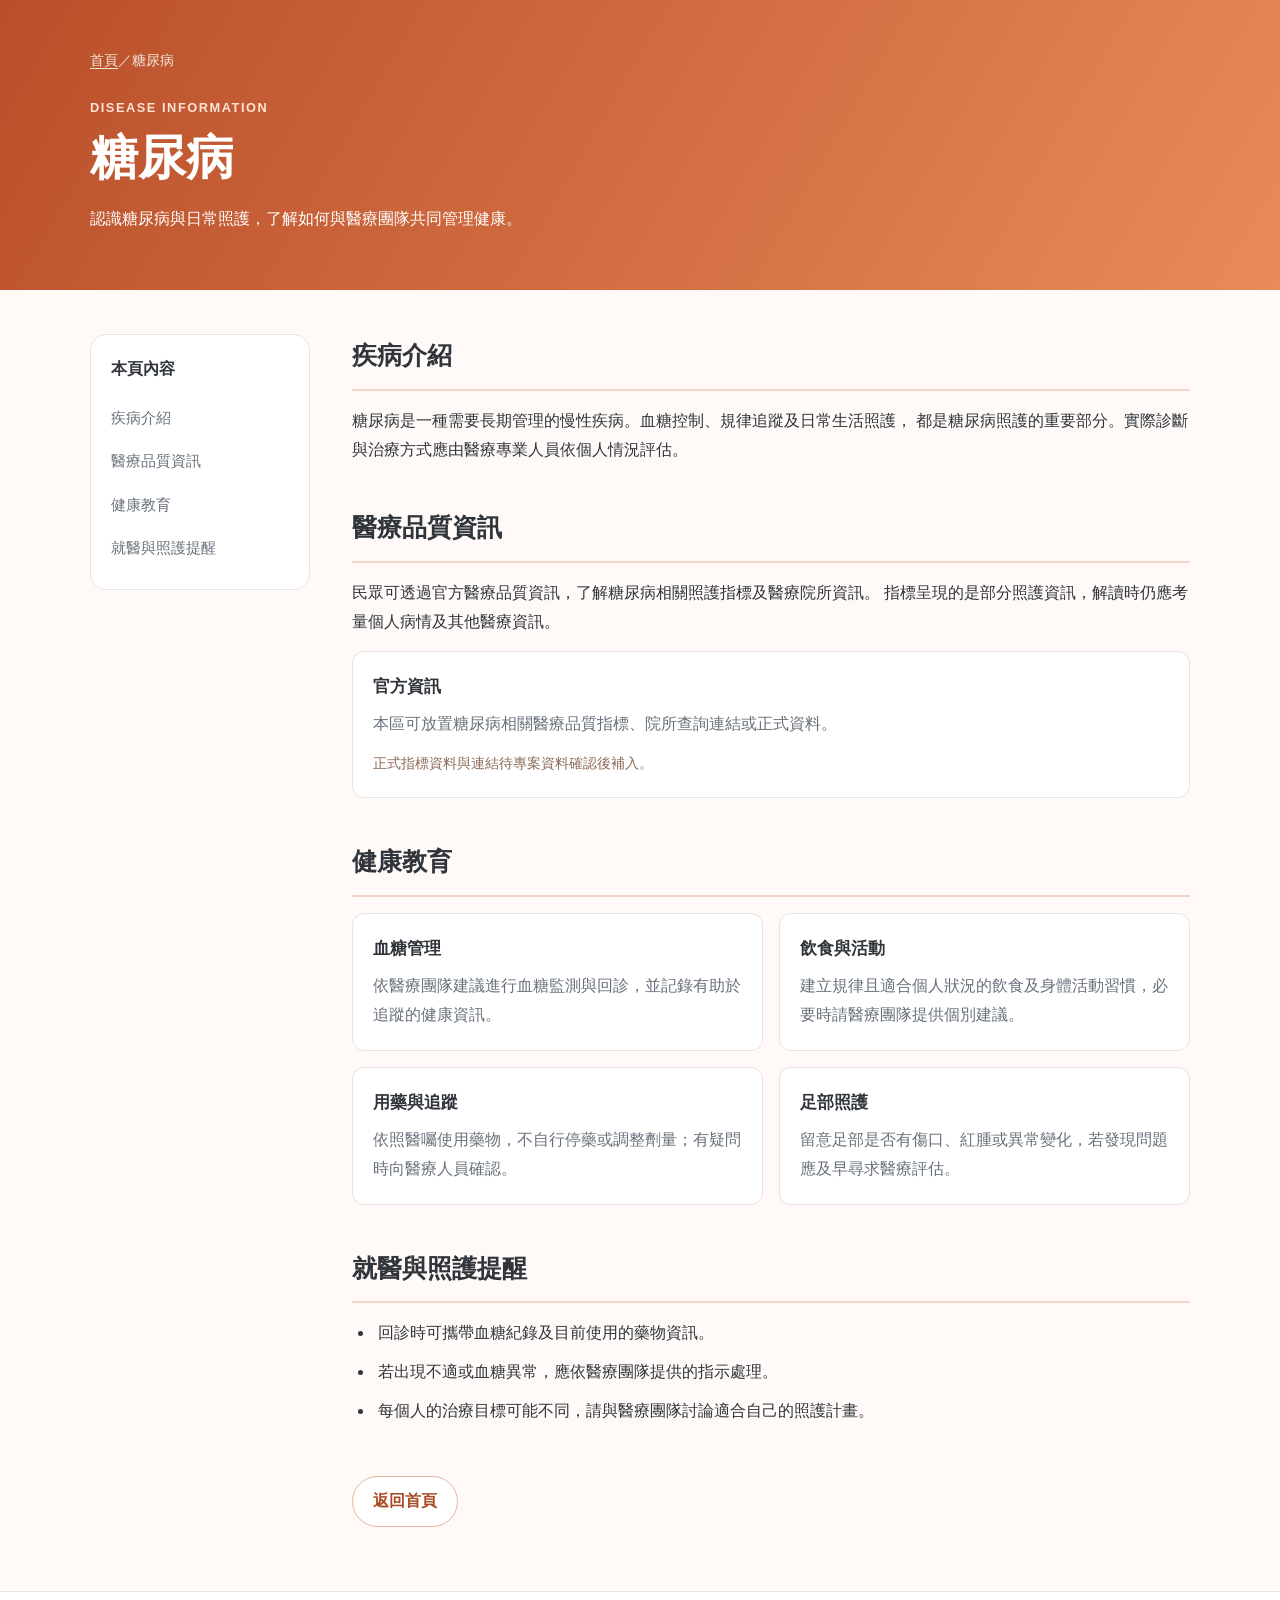
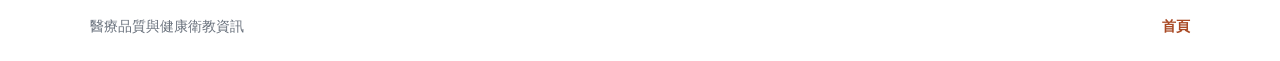
<file: docs/diabetes.html>
<!DOCTYPE html>
<html lang="zh-Hant">
<head>
  <meta charset="UTF-8">
  <meta name="viewport" content="width=device-width, initial-scale=1.0">
  <title>糖尿病｜醫療品質與健康衛教資訊</title>
  <link rel="stylesheet" href="../css/style.css">
</head>
<body>
  <main>
    <section class="disease-hero diabetes-hero">
      <div class="container">
        <p class="breadcrumb"><a href="../index.html">首頁</a>／糖尿病</p>
        <p class="eyebrow">DISEASE INFORMATION</p>
        <h1>糖尿病</h1>
        <p>認識糖尿病與日常照護，了解如何與醫療團隊共同管理健康。</p>
      </div>
    </section>

    <div class="container page-layout">
      <aside class="side-nav">
        <h2>本頁內容</h2>
        <a href="#overview">疾病介紹</a>
        <a href="#quality">醫療品質資訊</a>
        <a href="#education">健康教育</a>
        <a href="#visit">就醫與照護提醒</a>
      </aside>

      <div class="page-content">
        <section class="content-section" id="overview">
          <h2>疾病介紹</h2>
          <p>
            糖尿病是一種需要長期管理的慢性疾病。血糖控制、規律追蹤及日常生活照護，
            都是糖尿病照護的重要部分。實際診斷與治療方式應由醫療專業人員依個人情況評估。
          </p>
        </section>

        <section class="content-section" id="quality">
          <h2>醫療品質資訊</h2>
          <p>
            民眾可透過官方醫療品質資訊，了解糖尿病相關照護指標及醫療院所資訊。
            指標呈現的是部分照護資訊，解讀時仍應考量個人病情及其他醫療資訊。
          </p>
          <div class="info-card">
            <h3>官方資訊</h3>
            <p>本區可放置糖尿病相關醫療品質指標、院所查詢連結或正式資料。</p>
            <span class="placeholder-note">正式指標資料與連結待專案資料確認後補入。</span>
          </div>
        </section>

        <section class="content-section" id="education">
          <h2>健康教育</h2>
          <div class="education-grid">
            <article class="education-card">
              <h3>血糖管理</h3>
              <p>依醫療團隊建議進行血糖監測與回診，並記錄有助於追蹤的健康資訊。</p>
            </article>
            <article class="education-card">
              <h3>飲食與活動</h3>
              <p>建立規律且適合個人狀況的飲食及身體活動習慣，必要時請醫療團隊提供個別建議。</p>
            </article>
            <article class="education-card">
              <h3>用藥與追蹤</h3>
              <p>依照醫囑使用藥物，不自行停藥或調整劑量；有疑問時向醫療人員確認。</p>
            </article>
            <article class="education-card">
              <h3>足部照護</h3>
              <p>留意足部是否有傷口、紅腫或異常變化，若發現問題應及早尋求醫療評估。</p>
            </article>
          </div>
        </section>

        <section class="content-section" id="visit">
          <h2>就醫與照護提醒</h2>
          <ul class="check-list">
            <li>回診時可攜帶血糖紀錄及目前使用的藥物資訊。</li>
            <li>若出現不適或血糖異常，應依醫療團隊提供的指示處理。</li>
            <li>每個人的治療目標可能不同，請與醫療團隊討論適合自己的照護計畫。</li>
          </ul>
        </section>

        <div class="back-link">
          <a class="button button-secondary" href="../index.html">返回首頁</a>
        </div>
      </div>
    </div>
  </main>

  <footer class="site-footer">
    <div class="container footer-inner">
      <p>醫療品質與健康衛教資訊</p>
      <a href="../index.html">首頁</a>
    </div>
  </footer>
</body>
</html>
</file>
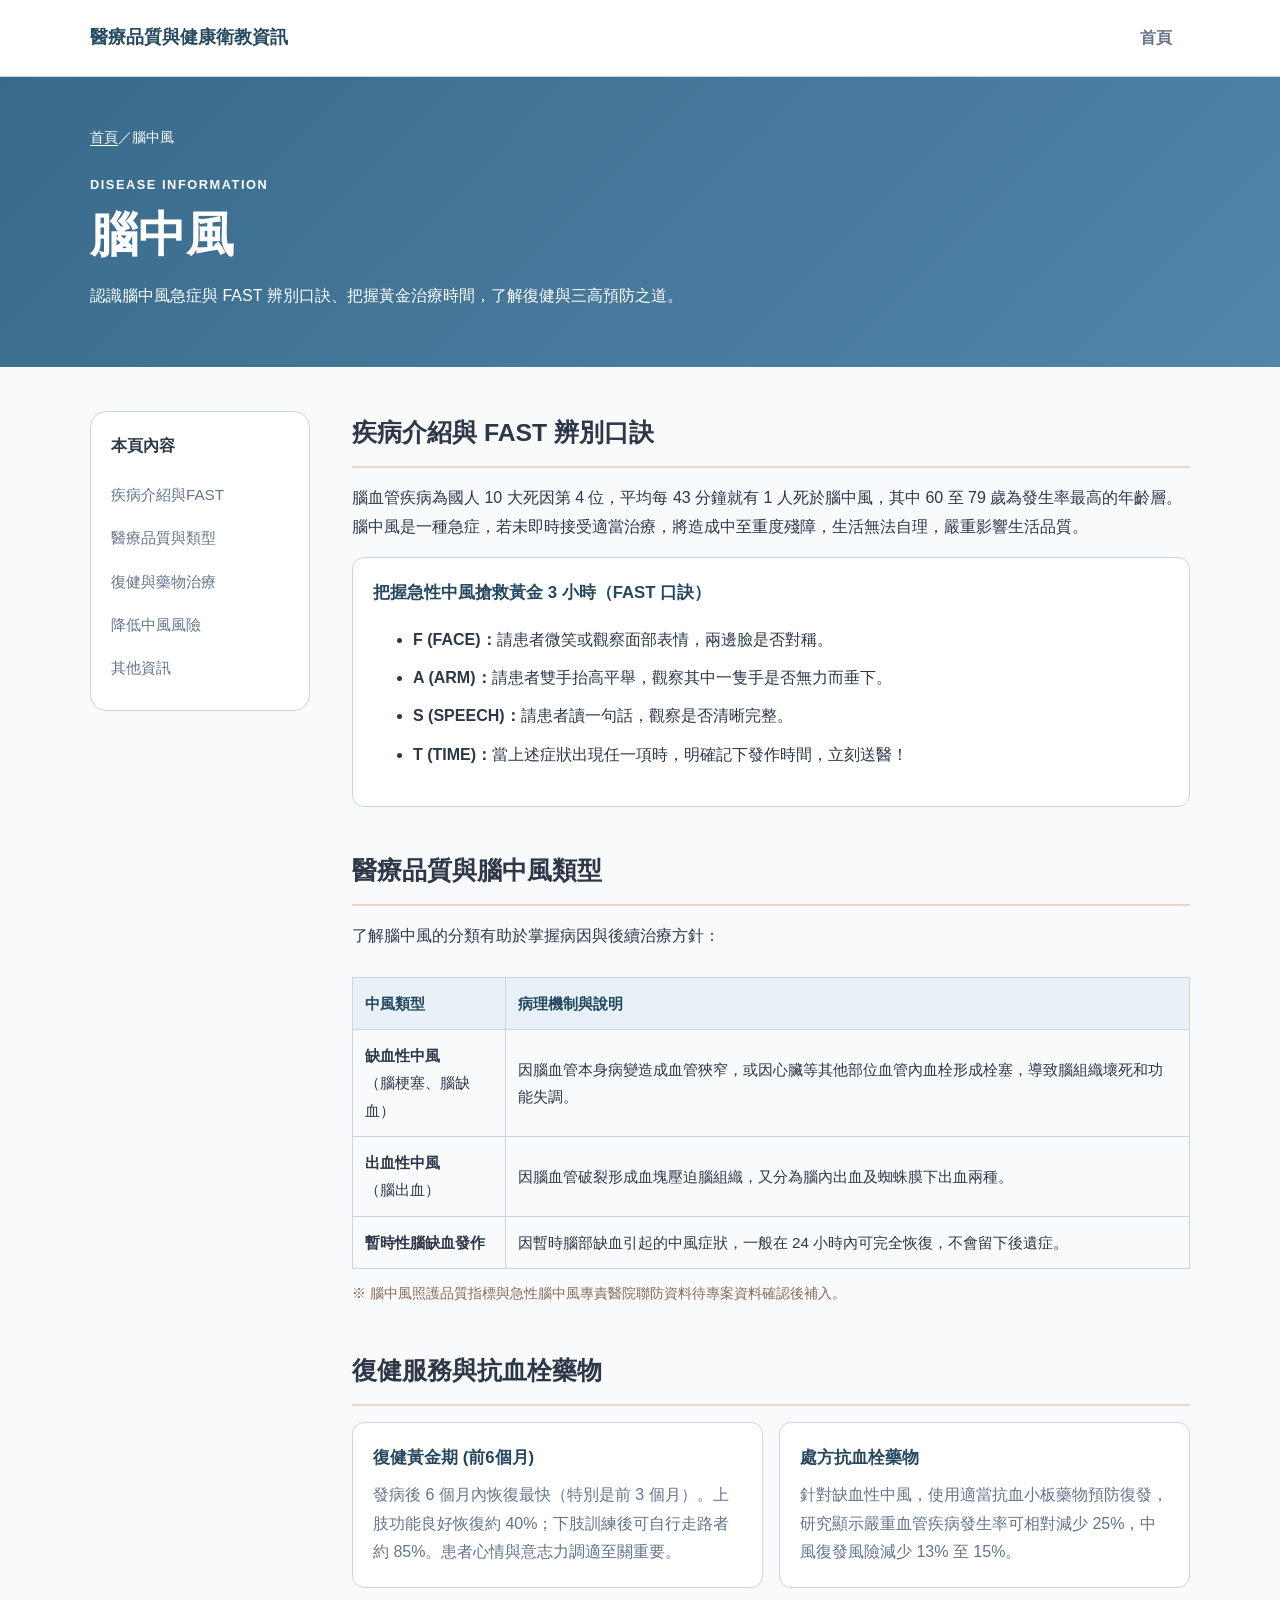
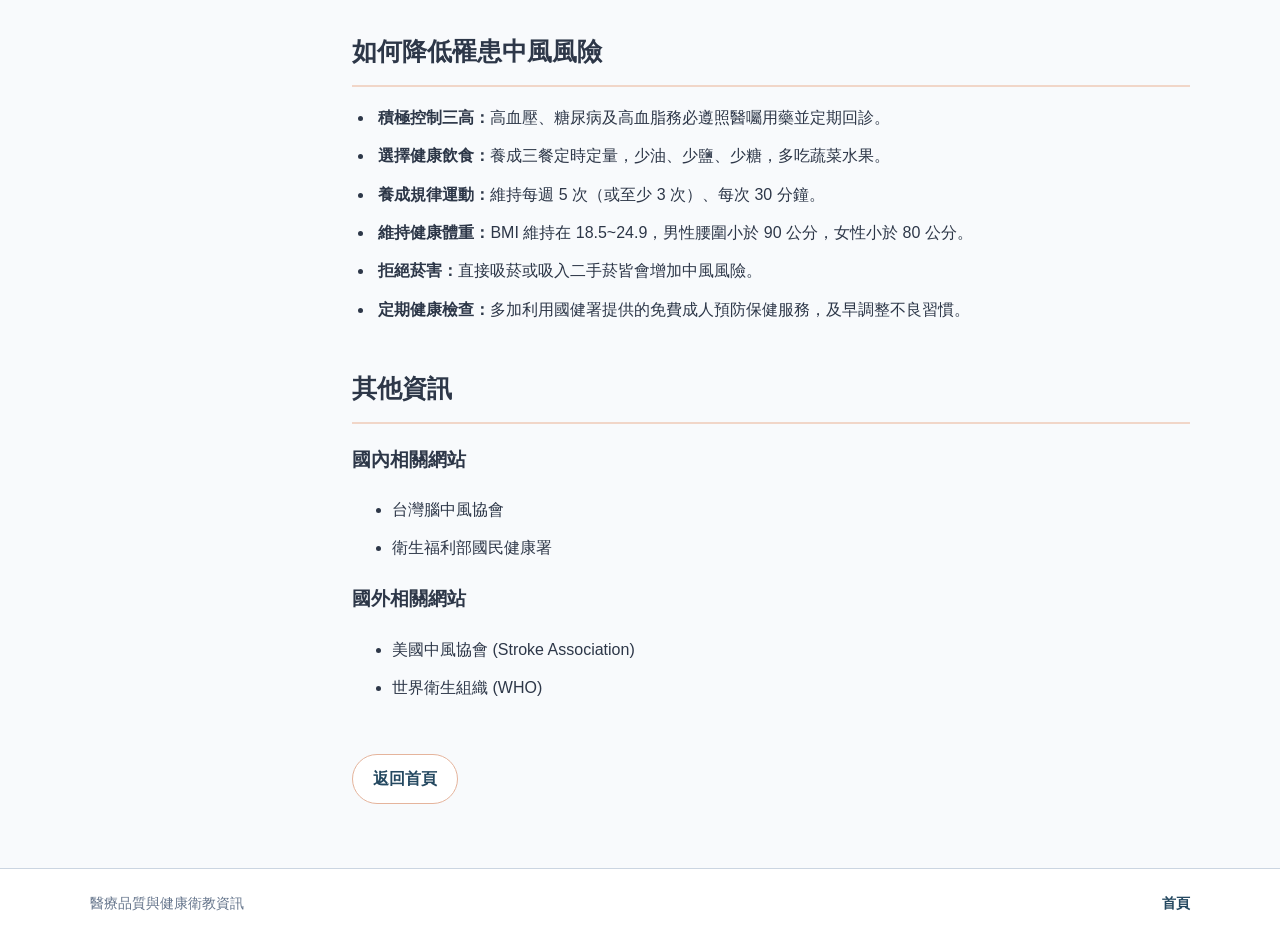
<file: docs/stroke.html>
<!DOCTYPE html>
<html lang="zh-Hant">
<head>
  <meta charset="UTF-8">
  <meta name="viewport" content="width=device-width, initial-scale=1.0">
  <meta name="description" content="認識腦中風急症、FAST辨別口訣、黃金3小時搶救、中風類型、復健黃金期及預防中風與三高控制之健康衛教資訊。">
  <title>腦中風｜醫療品質與健康衛教資訊</title>
  <link rel="stylesheet" href="../css/style.css">
  
  <!-- 腦中風頁面專屬沉穩醫療藍色系 -->
  <style>
    :root {
      --primary: #386A8B;
      --primary-dark: #244860;
      --primary-light: #E7F1F7;
      --text: #2D3748;
      --muted: #64748B;
      --border: #CBD5E1;
      --background: #F8FAFC;
    }

    .stroke-hero {
      background: linear-gradient(135deg, #386A8B, #5286A8);
    }

    .stroke-hero h1,
    .stroke-hero .eyebrow,
    .stroke-hero .breadcrumb,
    .stroke-hero .breadcrumb a {
      color: #FFFFFF;
    }

    .side-nav a:hover,
    .side-nav a:focus {
      color: var(--primary-dark);
    }

    .info-card,
    .education-card {
      border-color: var(--border);
    }

    .info-card h3,
    .education-card h3 {
      color: var(--primary-dark);
    }

    .table-wrapper {
      width: 100%;
      overflow-x: auto;
    }

    .table-wrapper table {
      min-width: 560px;
      width: 100%;
      border-collapse: collapse;
      margin-top: 12px;
    }

    .table-wrapper th, .table-wrapper td {
      padding: 12px;
      border: 1px solid var(--border);
      text-align: left;
      font-size: 0.95rem;
    }

    .table-wrapper th {
      background-color: var(--primary-light);
      color: var(--primary-dark);
      font-weight: 700;
    }

    .content-section ul li {
      line-height: 1.9;
      margin-bottom: 8px;
    }
  </style>
</head>
<body>
  <header class="site-header">
    <div class="header-inner">
      <a class="logo" href="../index.html">醫療品質與健康衛教資訊</a>
      <nav class="main-nav" aria-label="主要導覽">
        <a href="../index.html">首頁</a>
      </nav>
    </div>
  </header>

  <main>
    <section class="disease-hero stroke-hero">
      <div class="container">
        <p class="breadcrumb"><a href="../index.html">首頁</a>／腦中風</p>
        <p class="eyebrow">DISEASE INFORMATION</p>
        <h1>腦中風</h1>
        <p>認識腦中風急症與 FAST 辨別口訣、把握黃金治療時間，了解復健與三高預防之道。</p>
      </div>
    </section>

    <div class="container page-layout">
      <aside class="side-nav">
        <h2>本頁內容</h2>
        <a href="#overview">疾病介紹與FAST</a>
        <a href="#quality">醫療品質與類型</a>
        <a href="#education">復健與藥物治療</a>
        <a href="#visit">降低中風風險</a>
        <a href="#info">其他資訊</a>
      </aside>

      <div class="page-content">
        <section class="content-section" id="overview">
          <h2>疾病介紹與 FAST 辨別口訣</h2>
          <p>
            腦血管疾病為國人 10 大死因第 4 位，平均每 43 分鐘就有 1 人死於腦中風，其中 60 至 79 歲為發生率最高的年齡層。腦中風是一種急症，若未即時接受適當治療，將造成中至重度殘障，生活無法自理，嚴重影響生活品質。
          </p>
          <div class="info-card" style="margin-top: 16px;">
            <h3>把握急性中風搶救黃金 3 小時（FAST 口訣）</h3>
            <ul>
              <li><b>F (FACE)：</b>請患者微笑或觀察面部表情，兩邊臉是否對稱。</li>
              <li><b>A (ARM)：</b>請患者雙手抬高平舉，觀察其中一隻手是否無力而垂下。</li>
              <li><b>S (SPEECH)：</b>請患者讀一句話，觀察是否清晰完整。</li>
              <li><b>T (TIME)：</b>當上述症狀出現任一項時，明確記下發作時間，立刻送醫！</li>
            </ul>
          </div>
        </section>

        <section class="content-section" id="quality">
          <h2>醫療品質與腦中風類型</h2>
          <p>了解腦中風的分類有助於掌握病因與後續治療方針：</p>
          <div class="table-wrapper">
            <table>
              <thead>
                <tr>
                  <th>中風類型</th>
                  <th>病理機制與說明</th>
                </tr>
              </thead>
              <tbody>
                <tr>
                  <td><strong>缺血性中風</strong><br>（腦梗塞、腦缺血）</td>
                  <td>因腦血管本身病變造成血管狹窄，或因心臟等其他部位血管內血栓形成栓塞，導致腦組織壞死和功能失調。</td>
                </tr>
                <tr>
                  <td><strong>出血性中風</strong><br>（腦出血）</td>
                  <td>因腦血管破裂形成血塊壓迫腦組織，又分為腦內出血及蜘蛛膜下出血兩種。</td>
                </tr>
                <tr>
                  <td><strong>暫時性腦缺血發作</strong></td>
                  <td>因暫時腦部缺血引起的中風症狀，一般在 24 小時內可完全恢復，不會留下後遺症。</td>
                </tr>
              </tbody>
            </table>
          </div>
          <span class="placeholder-note" style="display: block; margin-top: 12px;">
            ※ 腦中風照護品質指標與急性腦中風專責醫院聯防資料待專案資料確認後補入。
          </span>
        </section>

        <section class="content-section" id="education">
          <h2>復健服務與抗血栓藥物</h2>
          <div class="education-grid">
            <article class="education-card">
              <h3>復健黃金期 (前6個月)</h3>
              <p>發病後 6 個月內恢復最快（特別是前 3 個月）。上肢功能良好恢復約 40%；下肢訓練後可自行走路者約 85%。患者心情與意志力調適至關重要。</p>
            </article>
            <article class="education-card">
              <h3>處方抗血栓藥物</h3>
              <p>針對缺血性中風，使用適當抗血小板藥物預防復發，研究顯示嚴重血管疾病發生率可相對減少 25%，中風復發風險減少 13% 至 15%。</p>
            </article>
          </div>
        </section>

        <section class="content-section" id="visit">
          <h2>如何降低罹患中風風險</h2>
          <ul class="check-list">
            <li><b>積極控制三高：</b>高血壓、糖尿病及高血脂務必遵照醫囑用藥並定期回診。</li>
            <li><b>選擇健康飲食：</b>養成三餐定時定量，少油、少鹽、少糖，多吃蔬菜水果。</li>
            <li><b>養成規律運動：</b>維持每週 5 次（或至少 3 次）、每次 30 分鐘。</li>
            <li><b>維持健康體重：</b>BMI 維持在 18.5~24.9，男性腰圍小於 90 公分，女性小於 80 公分。</li>
            <li><b>拒絕菸害：</b>直接吸菸或吸入二手菸皆會增加中風風險。</li>
            <li><b>定期健康檢查：</b>多加利用國健署提供的免費成人預防保健服務，及早調整不良習慣。</li>
          </ul>
        </section>

        <section class="content-section" id="info">
          <h2>其他資訊</h2>
          <h3>國內相關網站</h3>
          <ul>
            <li>
              <a href="https://www.stroke.org.tw/" target="_blank" rel="noopener noreferrer">
                台灣腦中風協會
              </a>
            </li>
            <li>
              <a href="https://www.hpa.gov.tw/Pages/List.aspx?nodeid=213" target="_blank" rel="noopener noreferrer">
                衛生福利部國民健康署
              </a>
            </li>
          </ul>
          <h3>國外相關網站</h3>
          <ul>
            <li>
              <a href="https://www.stroke.org/" target="_blank" rel="noopener noreferrer">
                美國中風協會 (Stroke Association)
              </a>
            </li>
            <li>
              <a href="https://www.who.int/" target="_blank" rel="noopener noreferrer">
                世界衛生組織 (WHO)
              </a>
            </li>
          </ul>
        </section>

        <div class="back-link">
          <a class="button button-secondary" href="../index.html">返回首頁</a>
        </div>
      </div>
    </div>
  </main>

  <footer class="site-footer">
    <div class="container footer-inner">
      <p>醫療品質與健康衛教資訊</p>
      <a href="../index.html">首頁</a>
    </div>
  </footer>
</body>
</html>
</file>
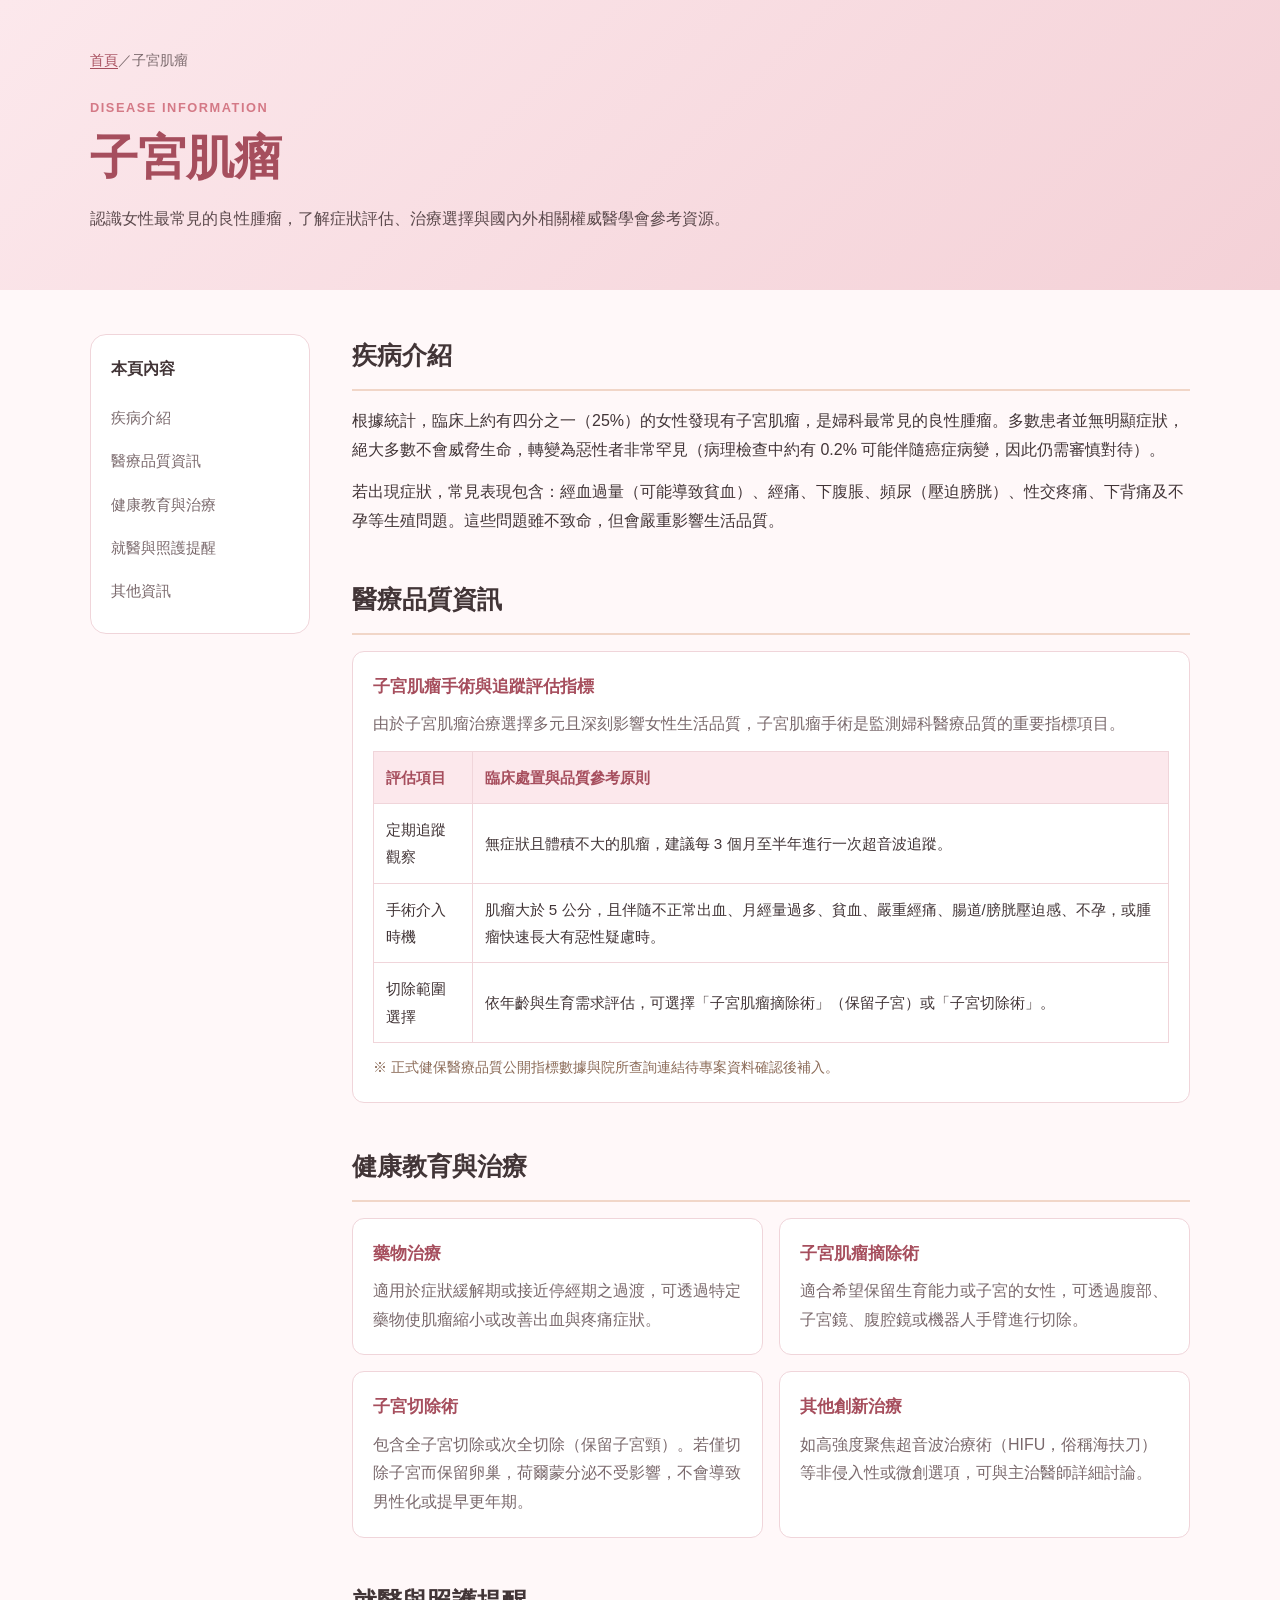
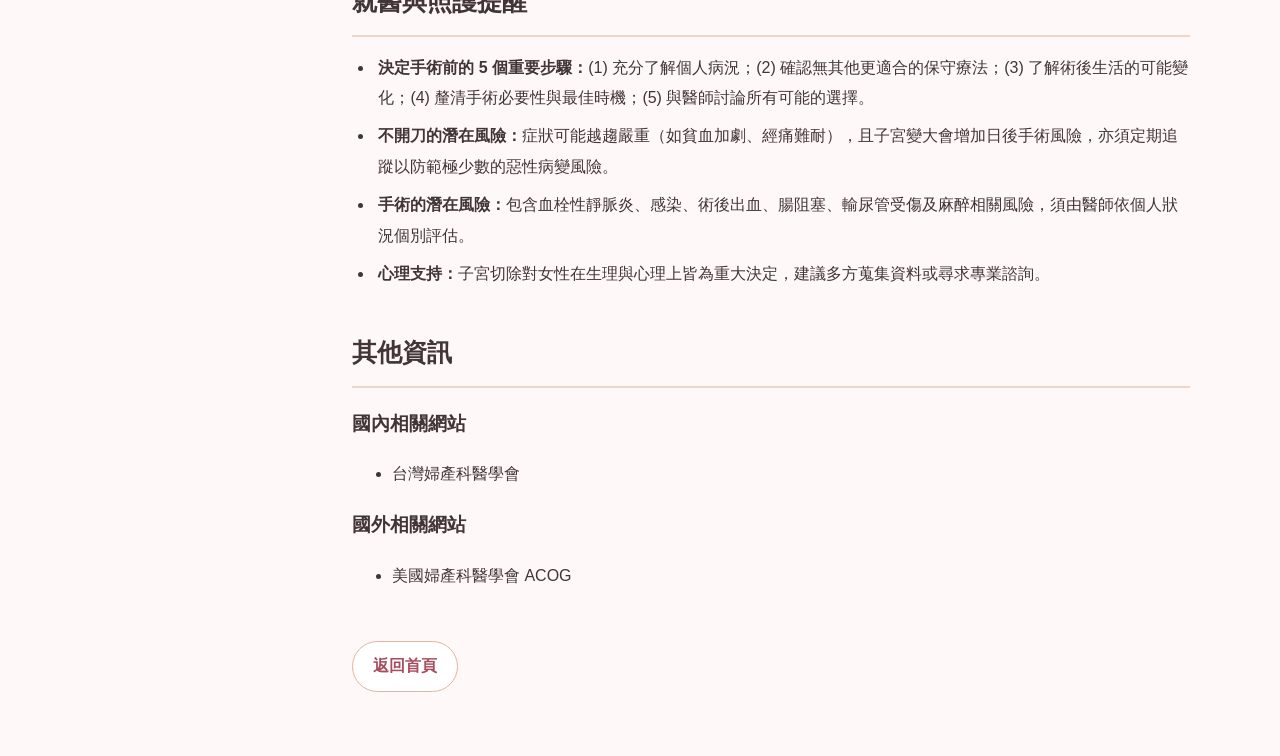
<file: docs/uterine_fibroids.html>
<!DOCTYPE html>
<html lang="zh-Hant">
<head>
  <meta charset="UTF-8">
  <meta name="viewport" content="width=device-width, initial-scale=1.0">
  <meta name="description" content="認識子宮肌瘤、常見症狀、定期追蹤原則、醫療品質評估指標、治療方式與國內外相關權威醫學會網站資訊。">
  <title>子宮肌瘤｜醫療品質與健康衛教資訊</title>
  <link rel="stylesheet" href="../css/style.css">
  
  <!-- 子宮肌瘤頁面專屬溫馨粉色系 -->
  <style>
    :root {
      --primary: #D47986;
      --primary-dark: #A64E5D;
      --primary-light: #FCE8EC;
      --text: #423537;
      --muted: #7A696C;
      --border: #F0D5DA;
      --background: #FFF8F9;
    }

    .fibroid-hero {
      background: linear-gradient(135deg, #FCE8EC, #F4D1D7);
    }

    .fibroid-hero h1 {
      color: #A64E5D;
    }

    .fibroid-hero .eyebrow {
      color: #D47986;
    }

    .fibroid-hero .breadcrumb {
      color: #7A696C;
    }

    .fibroid-hero .breadcrumb a {
      color: #A64E5D;
    }

    .fibroid-hero .container > p:not(.breadcrumb):not(.eyebrow) {
      color: #5C4A4D;
    }

    .side-nav a:hover,
    .side-nav a:focus {
      color: #A64E5D;
    }

    .info-card,
    .education-card {
      border-color: #F0D5DA;
    }

    .info-card h3,
    .education-card h3 {
      color: #A64E5D;
    }

    .table-wrapper {
      width: 100%;
      overflow-x: auto;
    }

    .table-wrapper table {
      min-width: 560px;
      width: 100%;
      border-collapse: collapse;
      margin-top: 12px;
    }

    .table-wrapper th, .table-wrapper td {
      padding: 12px;
      border: 1px solid #F0D5DA;
      text-align: left;
      font-size: 0.95rem;
    }

    .table-wrapper th {
      background-color: #FCE8EC;
      color: #A64E5D;
    }

    .content-section ul li {
      line-height: 1.9;
      margin-bottom: 8px;
    }
  </style>
</head>
<body>
  <main>
    <section class="disease-hero fibroid-hero">
      <div class="container">
        <p class="breadcrumb"><a href="../index.html">首頁</a>／子宮肌瘤</p>
        <p class="eyebrow">DISEASE INFORMATION</p>
        <h1>子宮肌瘤</h1>
        <p>認識女性最常見的良性腫瘤，了解症狀評估、治療選擇與國內外相關權威醫學會參考資源。</p>
      </div>
    </section>

    <div class="container page-layout">
      <aside class="side-nav">
        <h2>本頁內容</h2>
        <a href="#overview">疾病介紹</a>
        <a href="#quality">醫療品質資訊</a>
        <a href="#education">健康教育與治療</a>
        <a href="#visit">就醫與照護提醒</a>
        <a href="#info">其他資訊</a>
      </aside>

      <div class="page-content">
        <section class="content-section" id="overview">
          <h2>疾病介紹</h2>
          <p>
            根據統計，臨床上約有四分之一（25%）的女性發現有子宮肌瘤，是婦科最常見的良性腫瘤。多數患者並無明顯症狀，絕大多數不會威脅生命，轉變為惡性者非常罕見（病理檢查中約有 0.2% 可能伴隨癌症病變，因此仍需審慎對待）。
          </p>
          <p>
            若出現症狀，常見表現包含：經血過量（可能導致貧血）、經痛、下腹脹、頻尿（壓迫膀胱）、性交疼痛、下背痛及不孕等生殖問題。這些問題雖不致命，但會嚴重影響生活品質。
          </p>
        </section>

        <section class="content-section" id="quality">
          <h2>醫療品質資訊</h2>
          <div class="info-card">
            <h3>子宮肌瘤手術與追蹤評估指標</h3>
            <p>
              由於子宮肌瘤治療選擇多元且深刻影響女性生活品質，子宮肌瘤手術是監測婦科醫療品質的重要指標項目。
            </p>
            <div class="table-wrapper">
              <table>
                <thead>
                  <tr>
                    <th>評估項目</th>
                    <th>臨床處置與品質參考原則</th>
                  </tr>
                </thead>
                <tbody>
                  <tr>
                    <td>定期追蹤觀察</td>
                    <td>無症狀且體積不大的肌瘤，建議每 3 個月至半年進行一次超音波追蹤。</td>
                  </tr>
                  <tr>
                    <td>手術介入時機</td>
                    <td>肌瘤大於 5 公分，且伴隨不正常出血、月經量過多、貧血、嚴重經痛、腸道/膀胱壓迫感、不孕，或腫瘤快速長大有惡性疑慮時。</td>
                  </tr>
                  <tr>
                    <td>切除範圍選擇</td>
                    <td>依年齡與生育需求評估，可選擇「子宮肌瘤摘除術」（保留子宮）或「子宮切除術」。</td>
                  </tr>
                </tbody>
              </table>
            </div>
            <span class="placeholder-note">
              ※ 正式健保醫療品質公開指標數據與院所查詢連結待專案資料確認後補入。
            </span>
          </div>
        </section>

        <section class="content-section" id="education">
          <h2>健康教育與治療</h2>
          <div class="education-grid">
            <article class="education-card">
              <h3>藥物治療</h3>
              <p>適用於症狀緩解期或接近停經期之過渡，可透過特定藥物使肌瘤縮小或改善出血與疼痛症狀。</p>
            </article>
            <article class="education-card">
              <h3>子宮肌瘤摘除術</h3>
              <p>適合希望保留生育能力或子宮的女性，可透過腹部、子宮鏡、腹腔鏡或機器人手臂進行切除。</p>
            </article>
            <article class="education-card">
              <h3>子宮切除術</h3>
              <p>包含全子宮切除或次全切除（保留子宮頸）。若僅切除子宮而保留卵巢，荷爾蒙分泌不受影響，不會導致男性化或提早更年期。</p>
            </article>
            <article class="education-card">
              <h3>其他創新治療</h3>
              <p>如高強度聚焦超音波治療術（HIFU，俗稱海扶刀）等非侵入性或微創選項，可與主治醫師詳細討論。</p>
            </article>
          </div>
        </section>

        <section class="content-section" id="visit">
          <h2>就醫與照護提醒</h2>
          <ul class="check-list">
            <li><b>決定手術前的 5 個重要步驟：</b>(1) 充分了解個人病況；(2) 確認無其他更適合的保守療法；(3) 了解術後生活的可能變化；(4) 釐清手術必要性與最佳時機；(5) 與醫師討論所有可能的選擇。</li>
            <li><b>不開刀的潛在風險：</b>症狀可能越趨嚴重（如貧血加劇、經痛難耐），且子宮變大會增加日後手術風險，亦須定期追蹤以防範極少數的惡性病變風險。</li>
            <li><b>手術的潛在風險：</b>包含血栓性靜脈炎、感染、術後出血、腸阻塞、輸尿管受傷及麻醉相關風險，須由醫師依個人狀況個別評估。</li>
            <li><b>心理支持：</b>子宮切除對女性在生理與心理上皆為重大決定，建議多方蒐集資料或尋求專業諮詢。</li>
          </ul>
        </section>

        <section class="content-section" id="info">
          <h2>其他資訊</h2>
          
          <h3>國內相關網站</h3>
          <ul>
            <li>
              <a href="https://www.taog.org.tw/" target="_blank" rel="noopener noreferrer">
                台灣婦產科醫學會
              </a>
            </li>
          </ul>

          <h3>國外相關網站</h3>
          <ul>
            <li>
              <a href="https://www.acog.org/" target="_blank" rel="noopener noreferrer">
                美國婦產科醫學會 ACOG
              </a>
            </li>
          </ul>
        </section>
        <div class="back-link">
          <a class="button button-secondary" href="../index.html">返回首頁</a>
        </div>
      </div>
    </div>
  </main>
</body>
</html>
</file>
<file: css/style.css>
:root {
  --primary: #d96b3b;
  --primary-dark: #a94a25;
  --primary-light: #fff0e8;
  --text: #30343b;
  --muted: #69717c;
  --border: #e8e4e1;
  --background: #fffaf7;
  --white: #ffffff;
  --radius: 16px;
  --shadow: 0 8px 24px rgba(68, 42, 28, 0.07);
}

* {
  box-sizing: border-box;
}

html {
  scroll-behavior: smooth;
}

body {
  margin: 0;
  color: var(--text);
  background: var(--background);
  font-family: "Noto Sans TC", "Microsoft JhengHei", sans-serif;
  line-height: 1.8;
}

a {
  color: inherit;
  text-decoration: none;
}

.container {
  width: min(1100px, calc(100% - 40px));
  margin: 0 auto;
}

.site-header {
  background: var(--white);
  border-bottom: 1px solid var(--border);
}

.header-inner {
  width: min(1100px, calc(100% - 40px));
  min-height: 76px;
  margin: 0 auto;
  display: flex;
  align-items: center;
  justify-content: space-between;
  gap: 24px;
}

.logo {
  color: var(--primary-dark);
  font-size: 1.1rem;
  font-weight: 800;
}

.main-nav a {
  display: inline-block;
  padding: 9px 18px;
  border-radius: 999px;
  color: var(--muted);
  font-weight: 700;
}

.main-nav a:hover,
.main-nav a.active {
  color: var(--primary-dark);
  background: var(--primary-light);
}

.hero {
  padding: 72px 0;
  color: #fff;
  background: linear-gradient(120deg, #b94f2a, #e98a58);
}

.hero h1,
.disease-hero h1 {
  margin: 8px 0 14px;
  font-size: clamp(2rem, 4vw, 3rem);
  line-height: 1.3;
}

.hero p {
  max-width: 680px;
  margin: 0;
}

.eyebrow {
  margin: 0;
  color: var(--primary);
  font-size: 0.8rem;
  font-weight: 800;
  letter-spacing: 0.12em;
}

.hero .eyebrow,
.disease-hero .eyebrow {
  color: #ffe4d5;
}

.section {
  padding-top: 56px;
  padding-bottom: 64px;
}

.section-heading {
  display: flex;
  align-items: end;
  justify-content: space-between;
  gap: 24px;
  margin-bottom: 24px;
}

.section-heading h2 {
  margin: 4px 0 0;
  font-size: 1.8rem;
}

.section-description {
  margin: 0;
  color: var(--muted);
}

.disease-grid {
  display: grid;
  grid-template-columns: repeat(2, minmax(0, 1fr));
  gap: 22px;
}

.disease-card {
  display: flex;
  align-items: flex-start;
  gap: 20px;
  padding: 28px;
  border: 1px solid var(--border);
  border-radius: var(--radius);
  background: var(--white);
  box-shadow: var(--shadow);
  transition: transform 0.2s ease, border-color 0.2s ease;
}

.disease-card:hover {
  transform: translateY(-4px);
  border-color: #e7a17e;
}

.disease-icon {
  display: grid;
  flex: 0 0 58px;
  width: 58px;
  height: 58px;
  place-items: center;
  border-radius: 18px;
  color: var(--primary-dark);
  background: var(--primary-light);
  font-size: 1.5rem;
  font-weight: 800;
}

.asthma-icon {
  color: #386a88;
  background: #eaf5fb;
}

.disease-card h3 {
  margin: 0 0 8px;
  font-size: 1.35rem;
}

.disease-card p {
  margin: 0 0 18px;
  color: var(--muted);
}

.card-link {
  color: var(--primary-dark);
  font-weight: 800;
}

.notice-section {
  padding: 0 0 56px;
}

.notice {
  display: flex;
  gap: 16px;
  padding: 22px 24px;
  border: 1px solid #f0d7c9;
  border-radius: var(--radius);
  background: #fff4ed;
}

.notice-icon {
  display: grid;
  flex: 0 0 28px;
  width: 28px;
  height: 28px;
  place-items: center;
  border-radius: 50%;
  color: #fff;
  background: var(--primary);
  font-weight: 800;
}

.notice h2 {
  margin: 0 0 4px;
  font-size: 1rem;
}

.notice p {
  margin: 0;
  color: #66554c;
}

.disease-hero {
  padding: 48px 0 56px;
  color: #fff;
  background: linear-gradient(120deg, #b94f2a, #e98a58);
}

.asthma-hero {
  background: linear-gradient(120deg, #326a8b, #6da9c7);
}

.breadcrumb {
  margin: 0 0 22px;
  color: rgba(255, 255, 255, 0.85);
  font-size: 0.9rem;
}

.breadcrumb a {
  text-decoration: underline;
  text-underline-offset: 3px;
}

.disease-hero > .container > p:last-child {
  max-width: 720px;
  margin-bottom: 0;
}

.page-layout {
  display: grid;
  grid-template-columns: 220px minmax(0, 1fr);
  align-items: start;
  gap: 42px;
  padding-top: 44px;
  padding-bottom: 64px;
}

.side-nav {
  position: sticky;
  top: 24px;
  padding: 20px;
  border: 1px solid var(--border);
  border-radius: var(--radius);
  background: var(--white);
}

.side-nav h2 {
  margin: 0 0 12px;
  font-size: 1rem;
}

.side-nav a {
  display: block;
  padding: 8px 0;
  color: var(--muted);
  font-size: 0.95rem;
}

.side-nav a:hover {
  color: var(--primary-dark);
}

.content-section {
  margin-bottom: 42px;
  scroll-margin-top: 24px;
}

.content-section h2 {
  margin: 0 0 16px;
  padding-bottom: 10px;
  border-bottom: 2px solid #f1d6c8;
  font-size: 1.55rem;
}

.content-section p {
  margin: 0 0 14px;
}

.info-card,
.education-card {
  padding: 20px;
  border: 1px solid var(--border);
  border-radius: 12px;
  background: var(--white);
}

.info-card h3,
.education-card h3 {
  margin: 0 0 8px;
  font-size: 1.05rem;
}

.info-card p,
.education-card p {
  margin: 0;
  color: var(--muted);
}

.placeholder-note {
  display: inline-block;
  margin-top: 12px;
  color: #8b6b58;
  font-size: 0.9rem;
}

.education-grid {
  display: grid;
  grid-template-columns: repeat(2, minmax(0, 1fr));
  gap: 16px;
}

.check-list {
  margin: 0;
  padding-left: 1.4rem;
}

.check-list li {
  margin-bottom: 10px;
  padding-left: 4px;
}

.back-link {
  padding-top: 8px;
}

.button {
  display: inline-block;
  padding: 10px 20px;
  border-radius: 999px;
  font-weight: 700;
}

.button-secondary {
  color: var(--primary-dark);
  border: 1px solid #e5b49c;
  background: var(--white);
}

.button-secondary:hover {
  background: var(--primary-light);
}

.site-footer {
  padding: 22px 0;
  border-top: 1px solid var(--border);
  background: var(--white);
}

.footer-inner {
  display: flex;
  align-items: center;
  justify-content: space-between;
  gap: 16px;
  color: var(--muted);
  font-size: 0.9rem;
}

.footer-inner p {
  margin: 0;
}

.footer-inner a {
  color: var(--primary-dark);
  font-weight: 700;
}

@media (max-width: 760px) {
  .header-inner {
    min-height: 68px;
  }

  .logo {
    font-size: 0.95rem;
  }

  .hero {
    padding: 52px 0;
  }

  .section-heading {
    display: block;
  }

  .section-description {
    margin-top: 8px;
  }

  .disease-grid,
  .education-grid {
    grid-template-columns: 1fr;
  }

  .disease-card {
    padding: 22px;
  }

  .page-layout {
    grid-template-columns: 1fr;
    gap: 28px;
    padding-top: 28px;
  }

  .side-nav {
    position: static;
  }

  .side-nav a {
    display: inline-block;
    margin-right: 12px;
  }

  .footer-inner {
    align-items: flex-start;
    flex-direction: column;
  }
}
</file>
